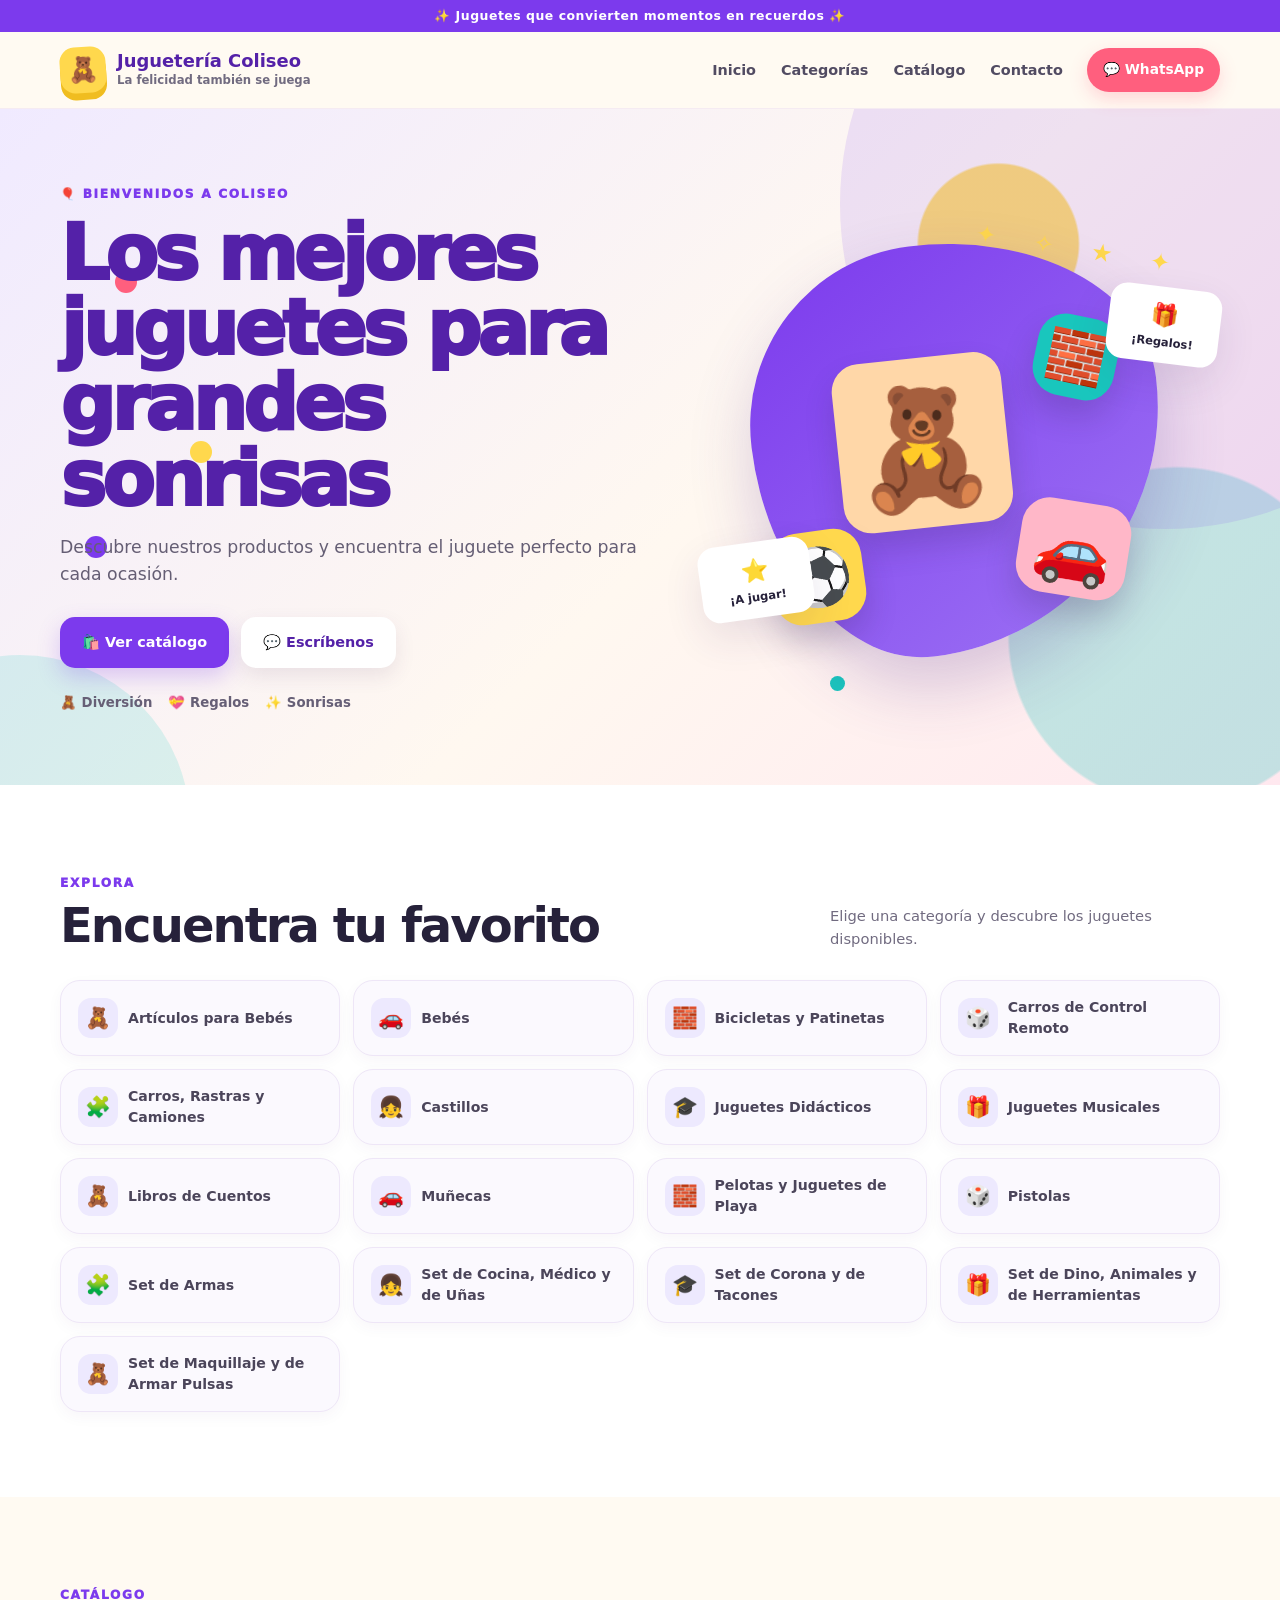
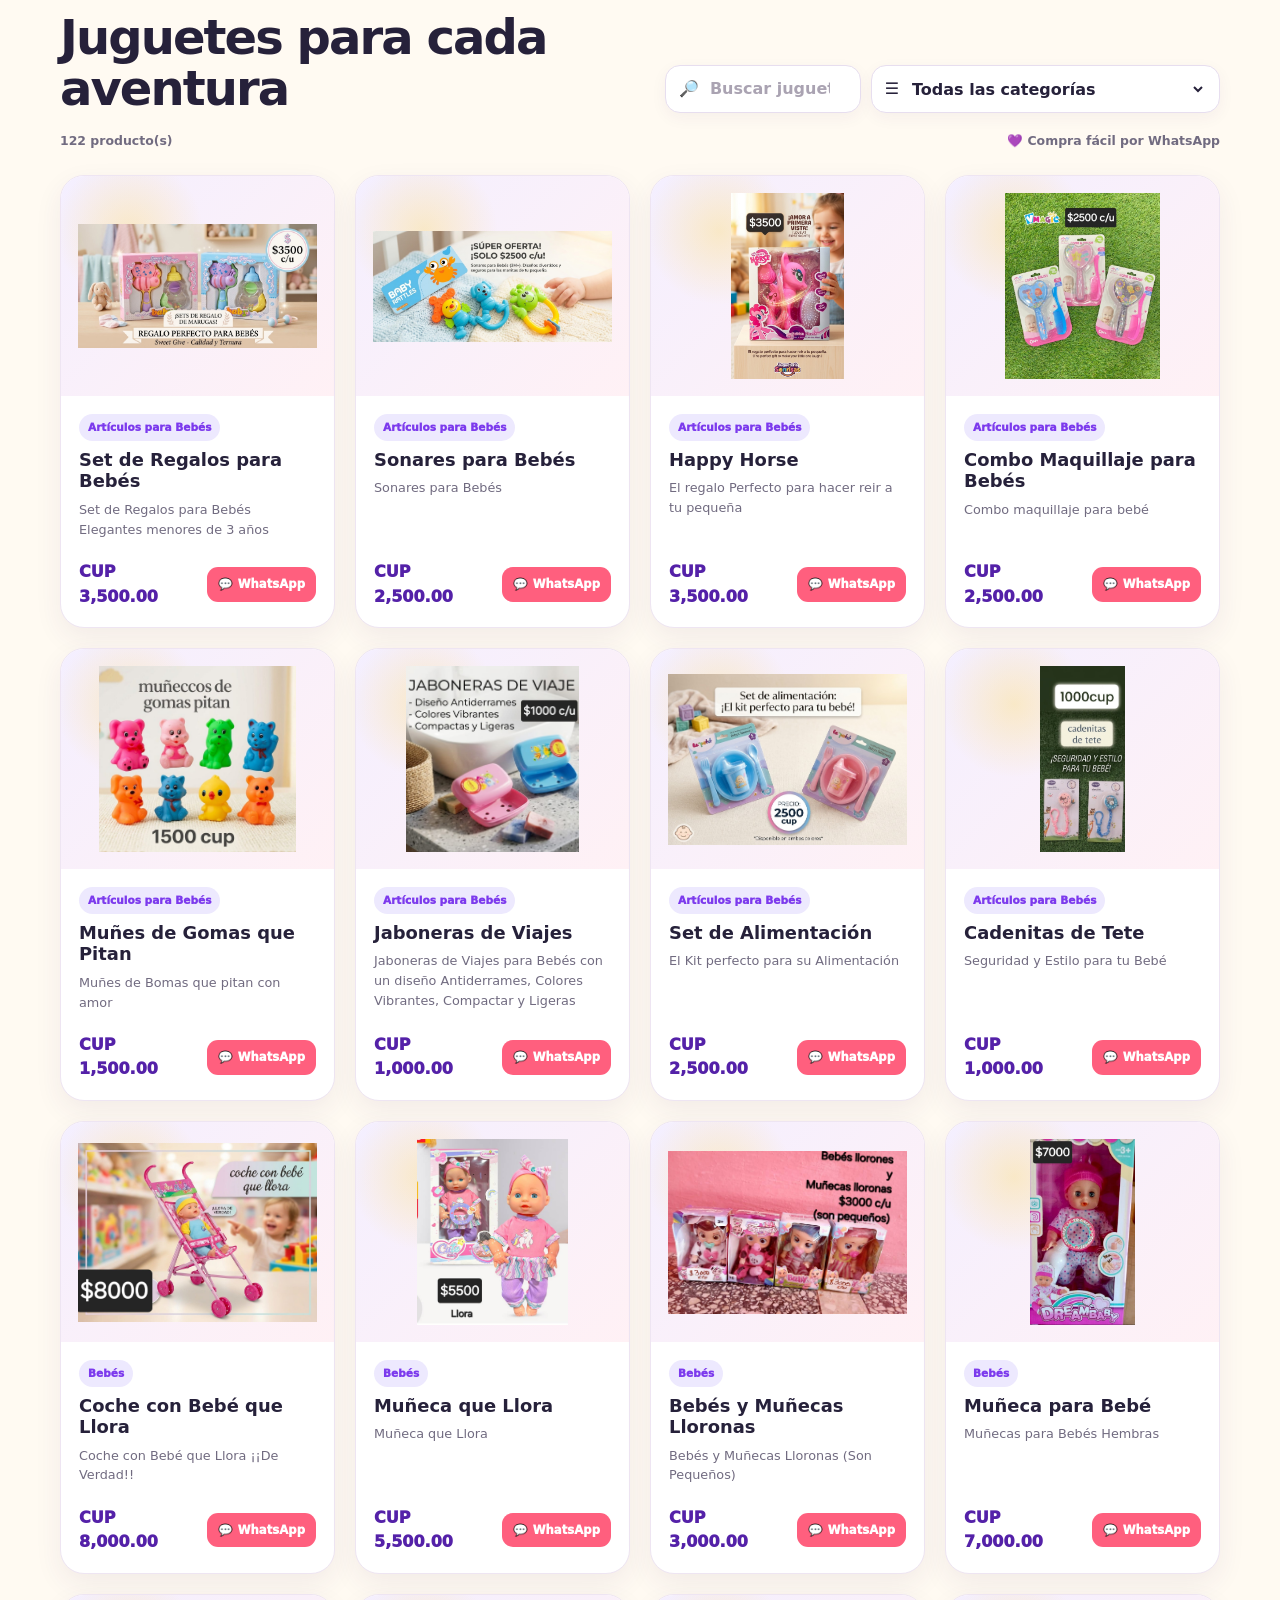
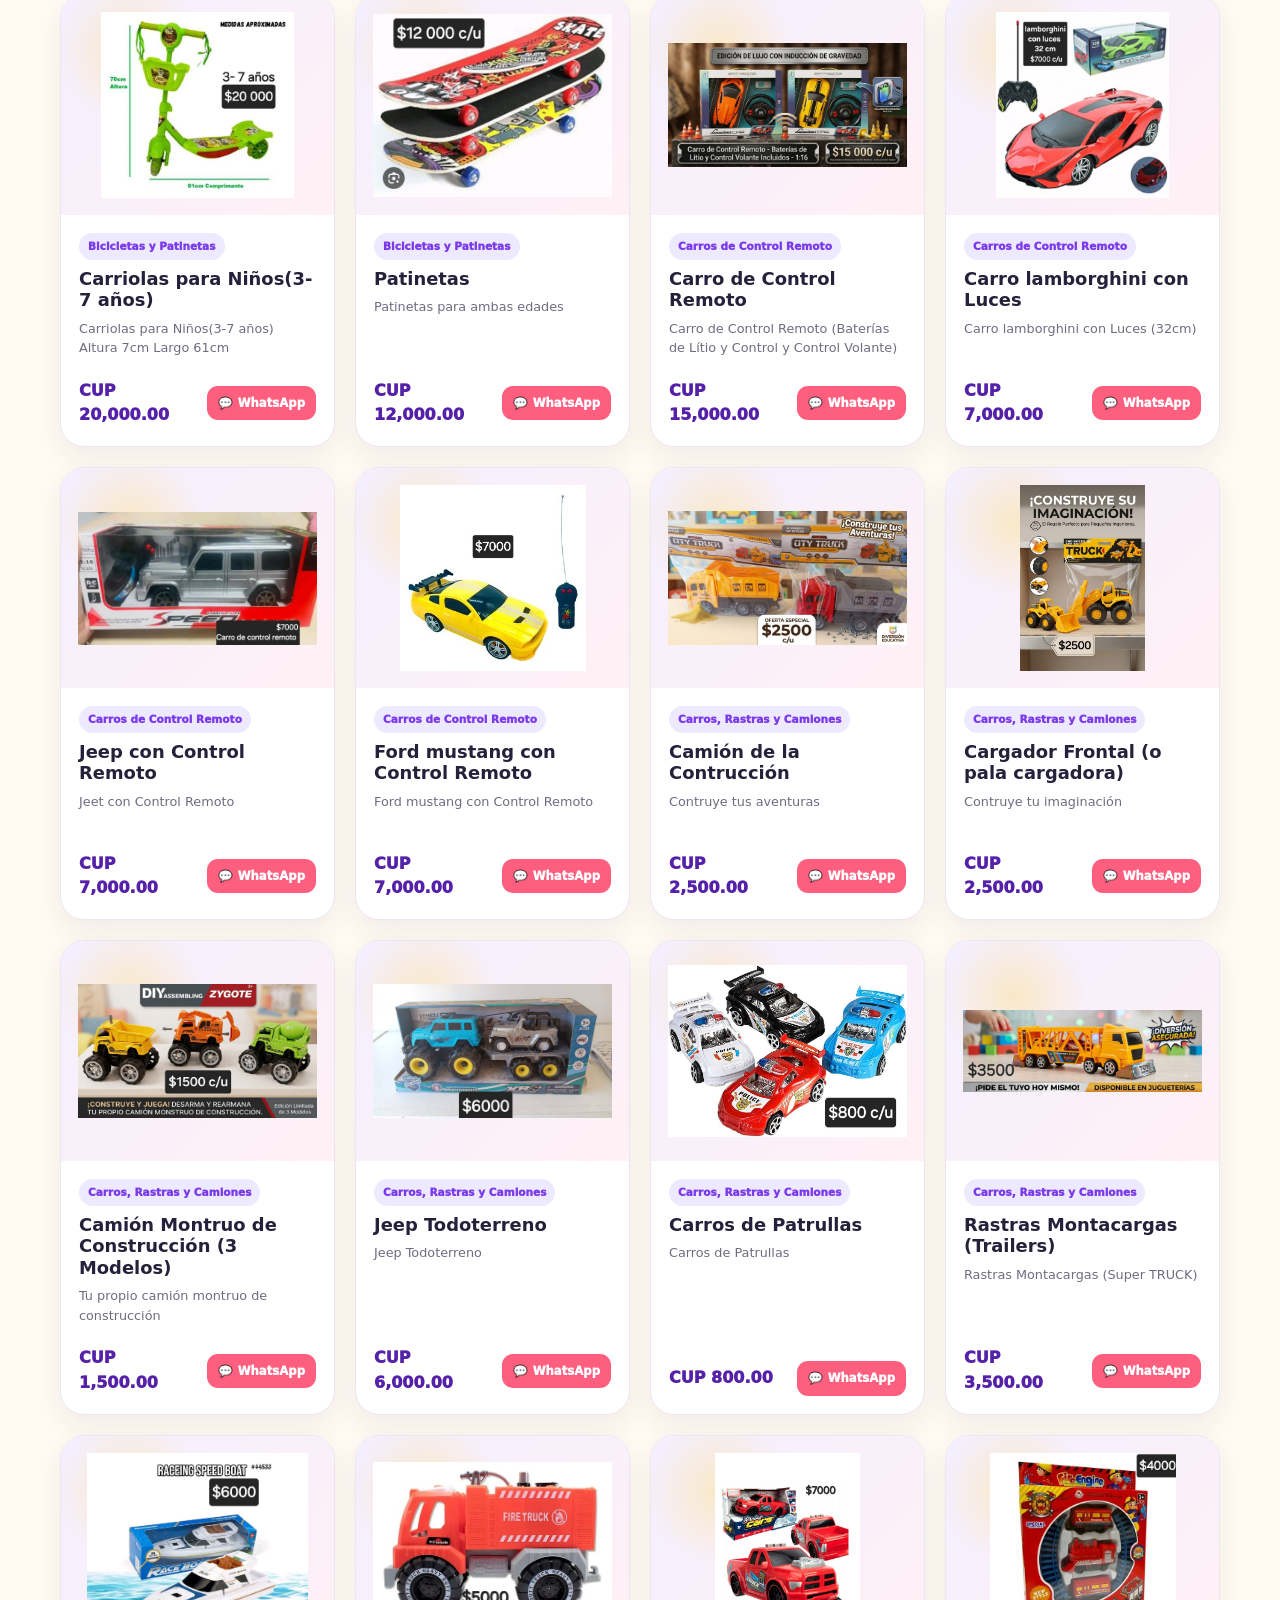
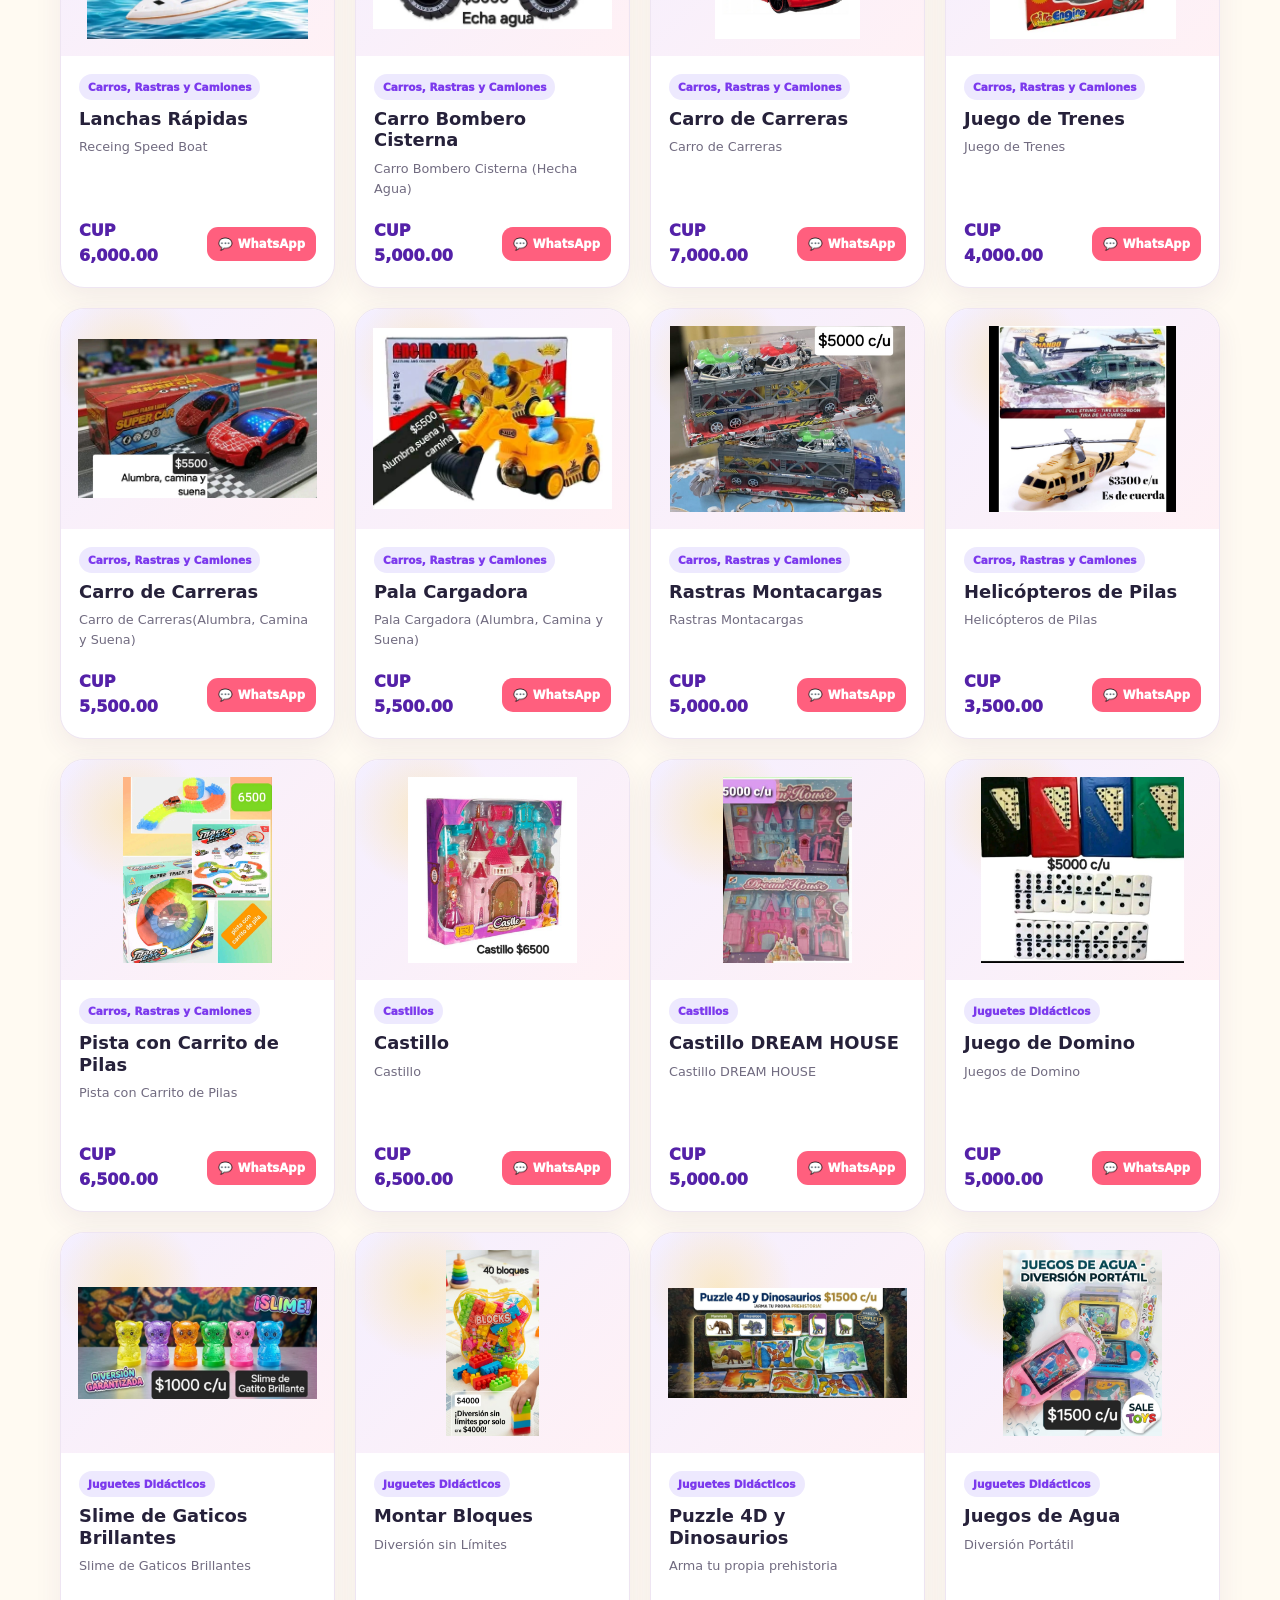
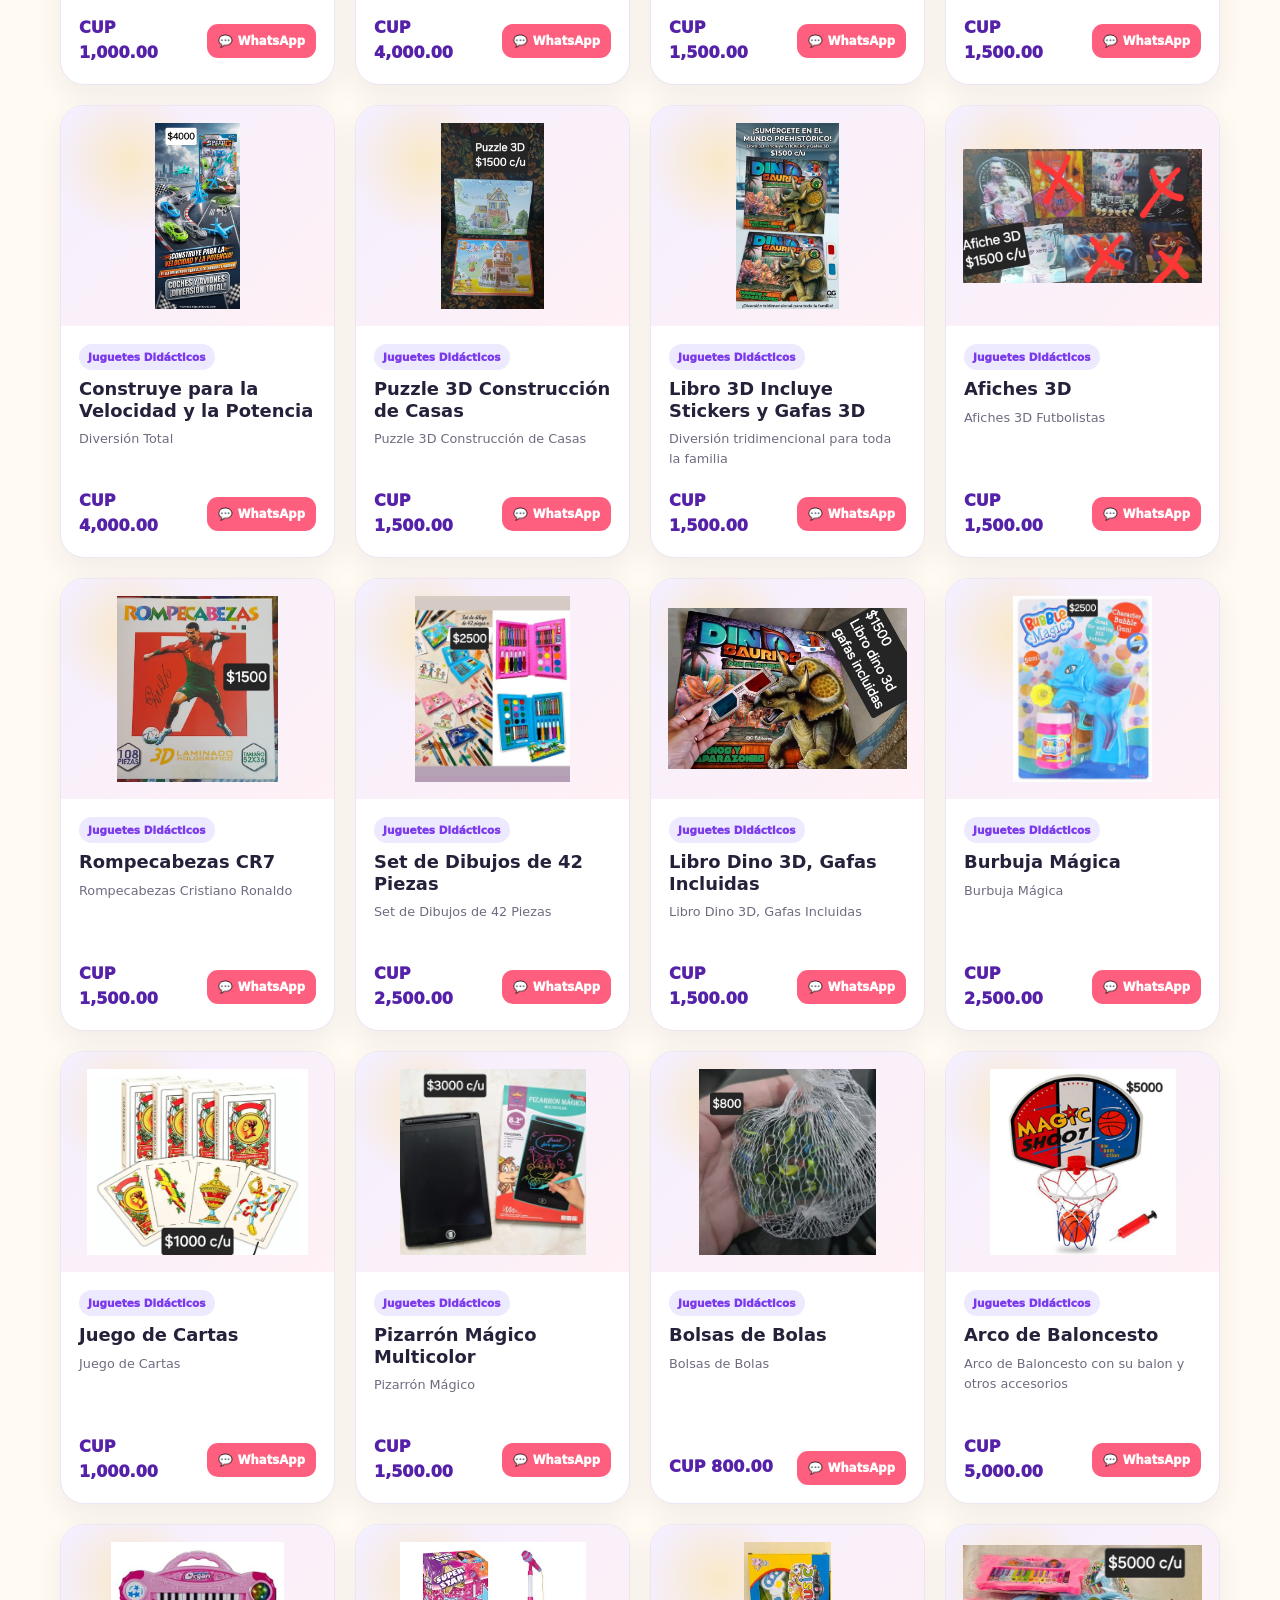
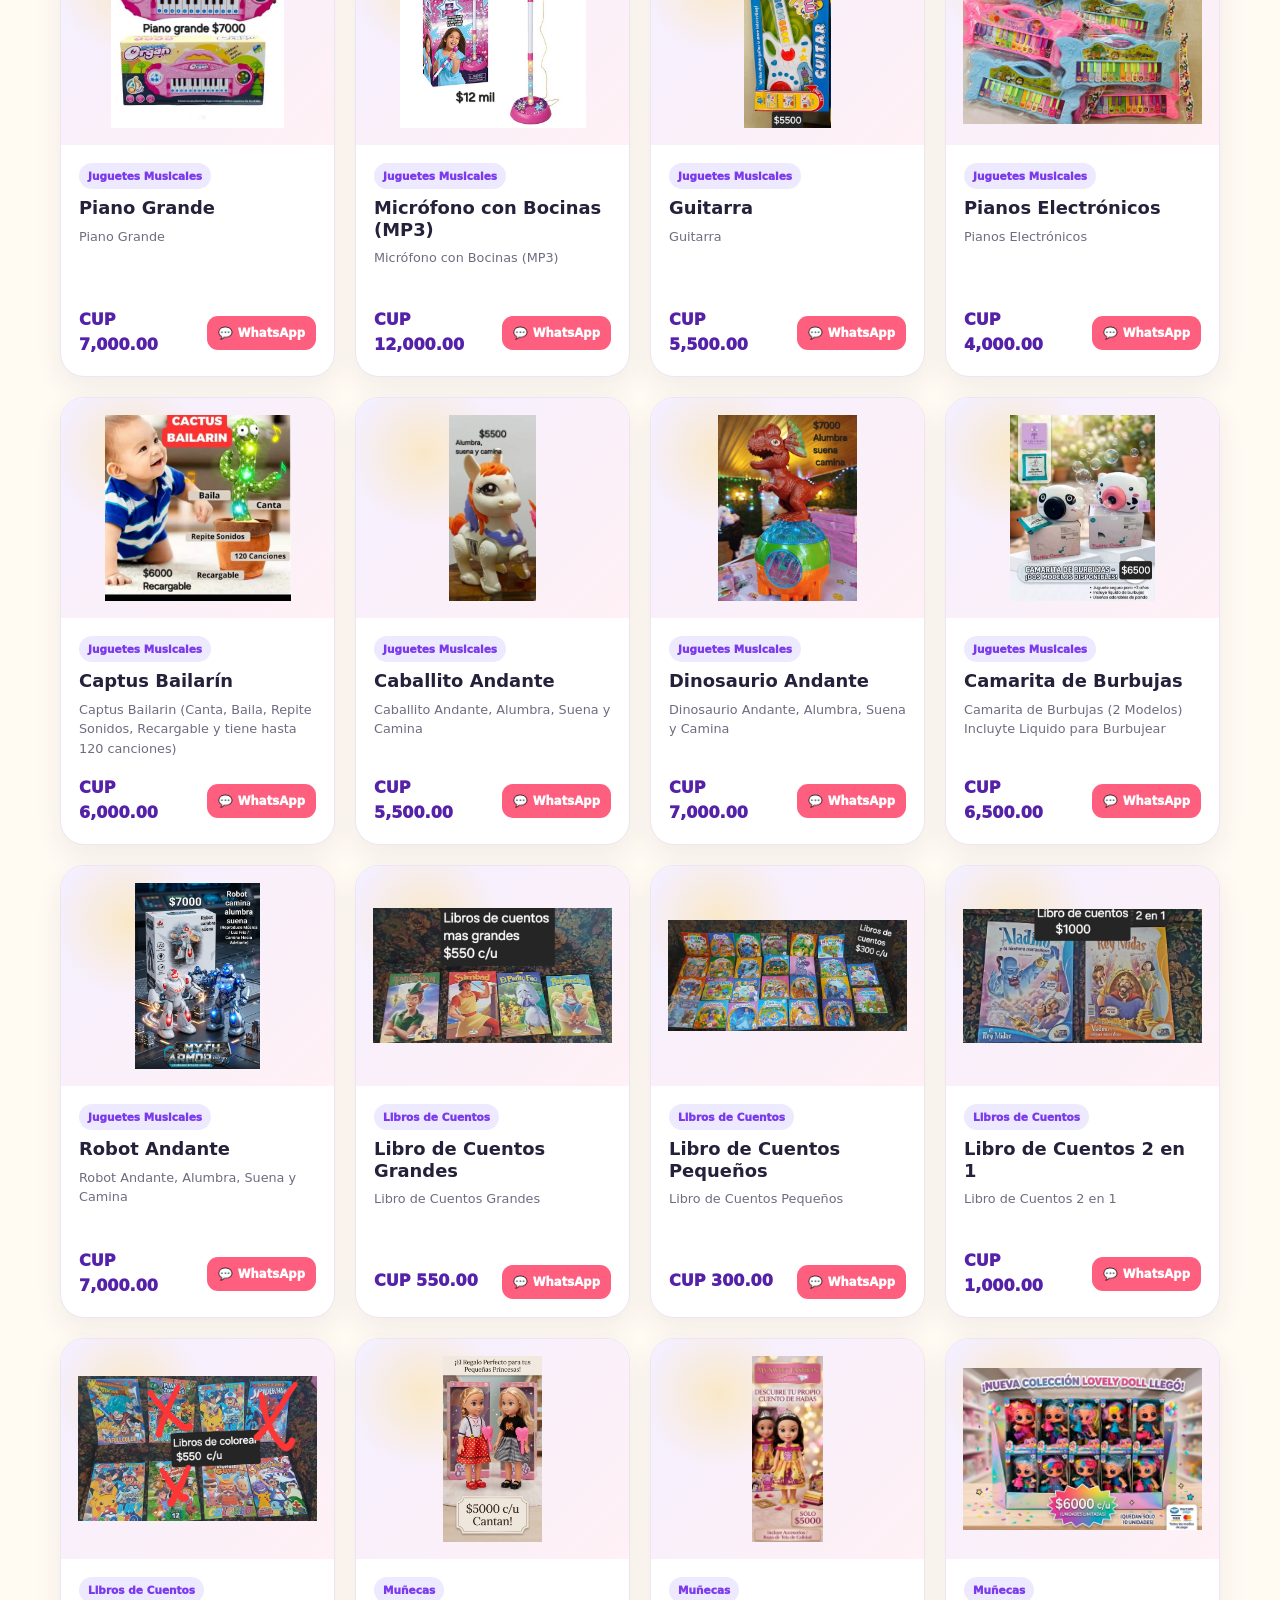
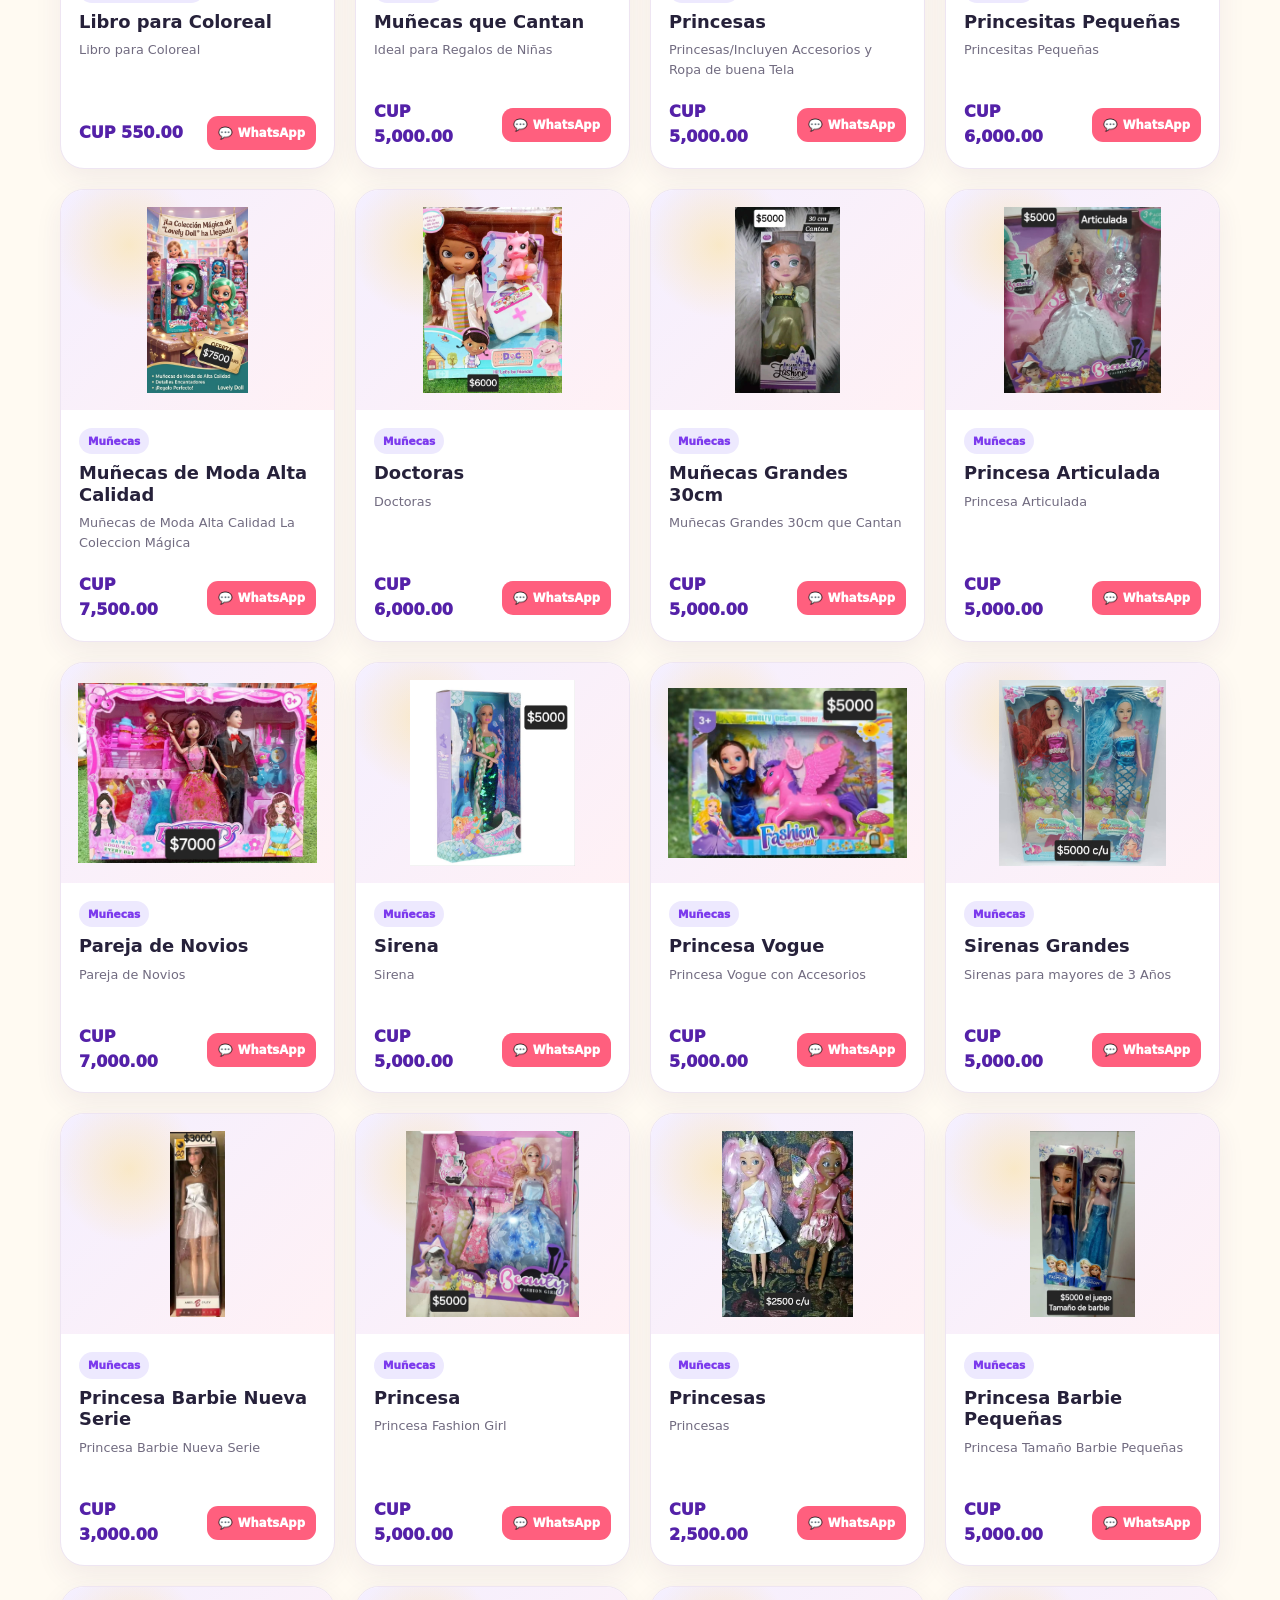
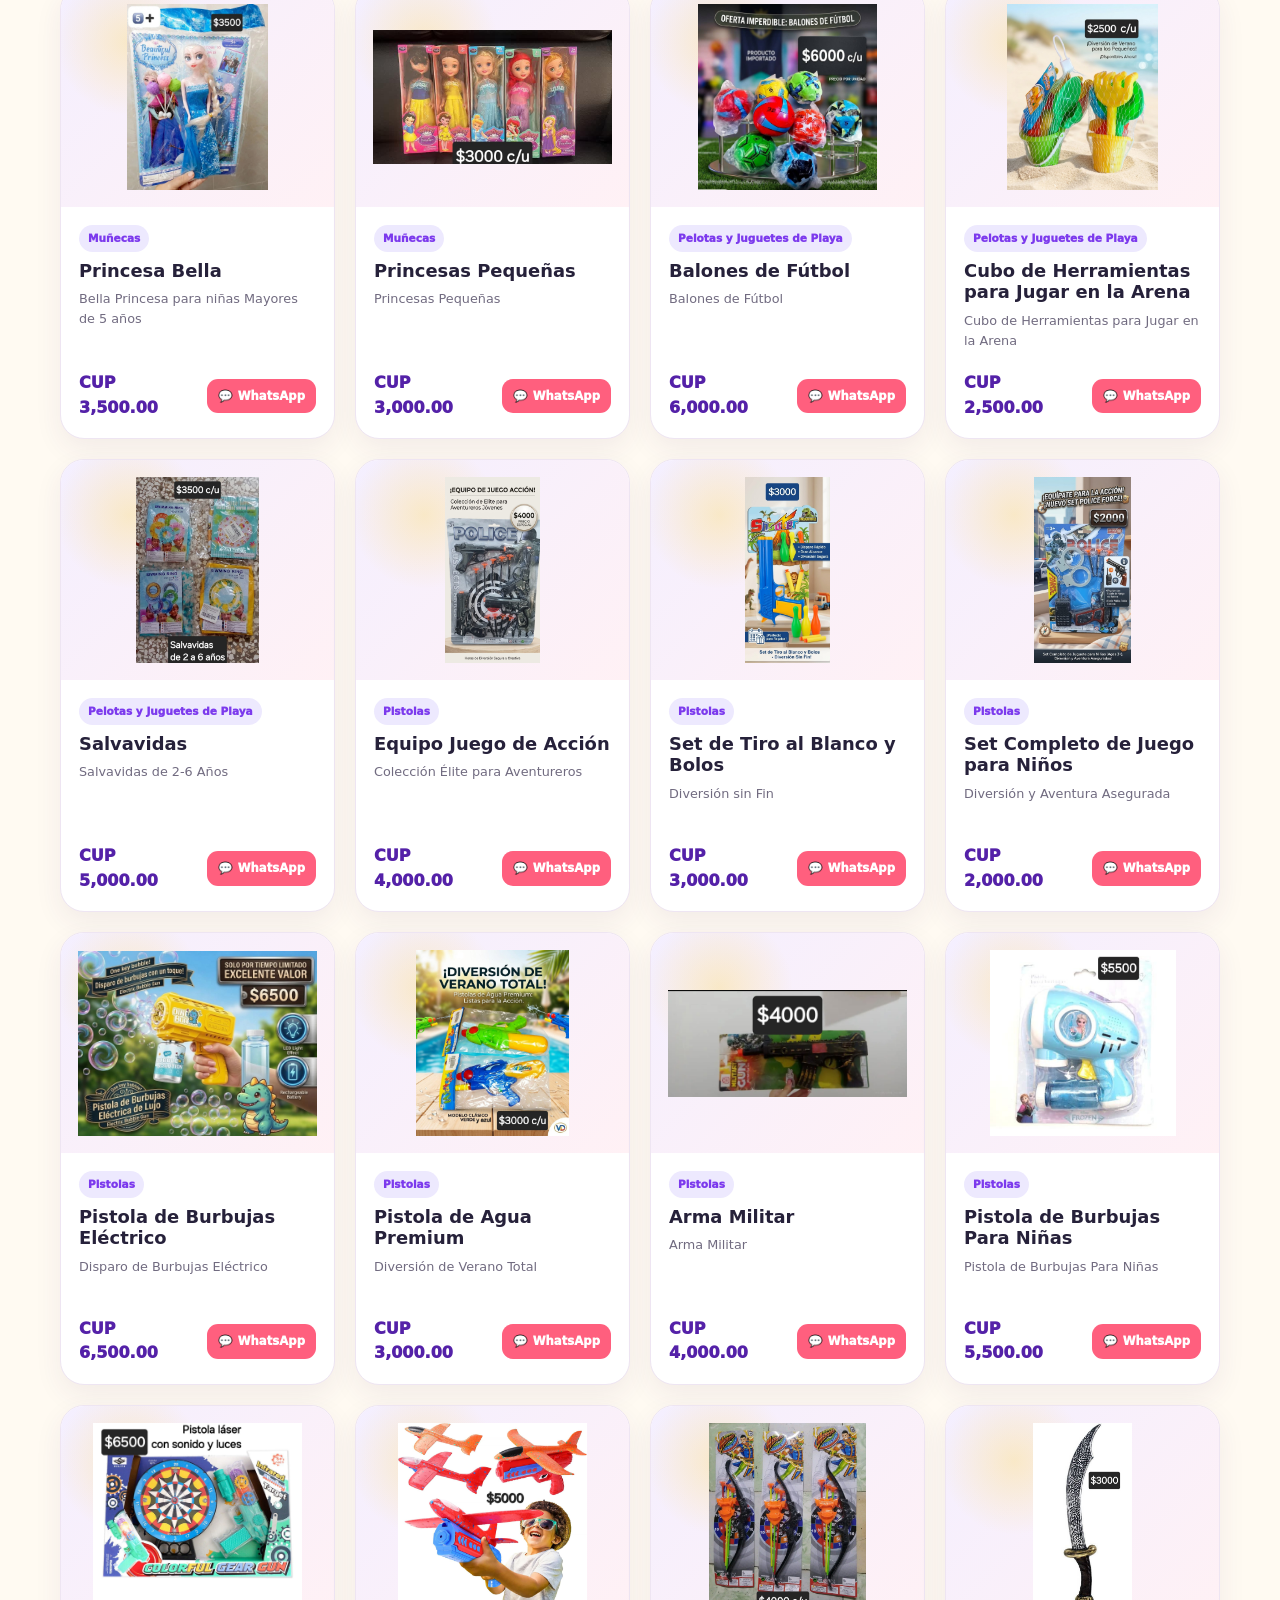
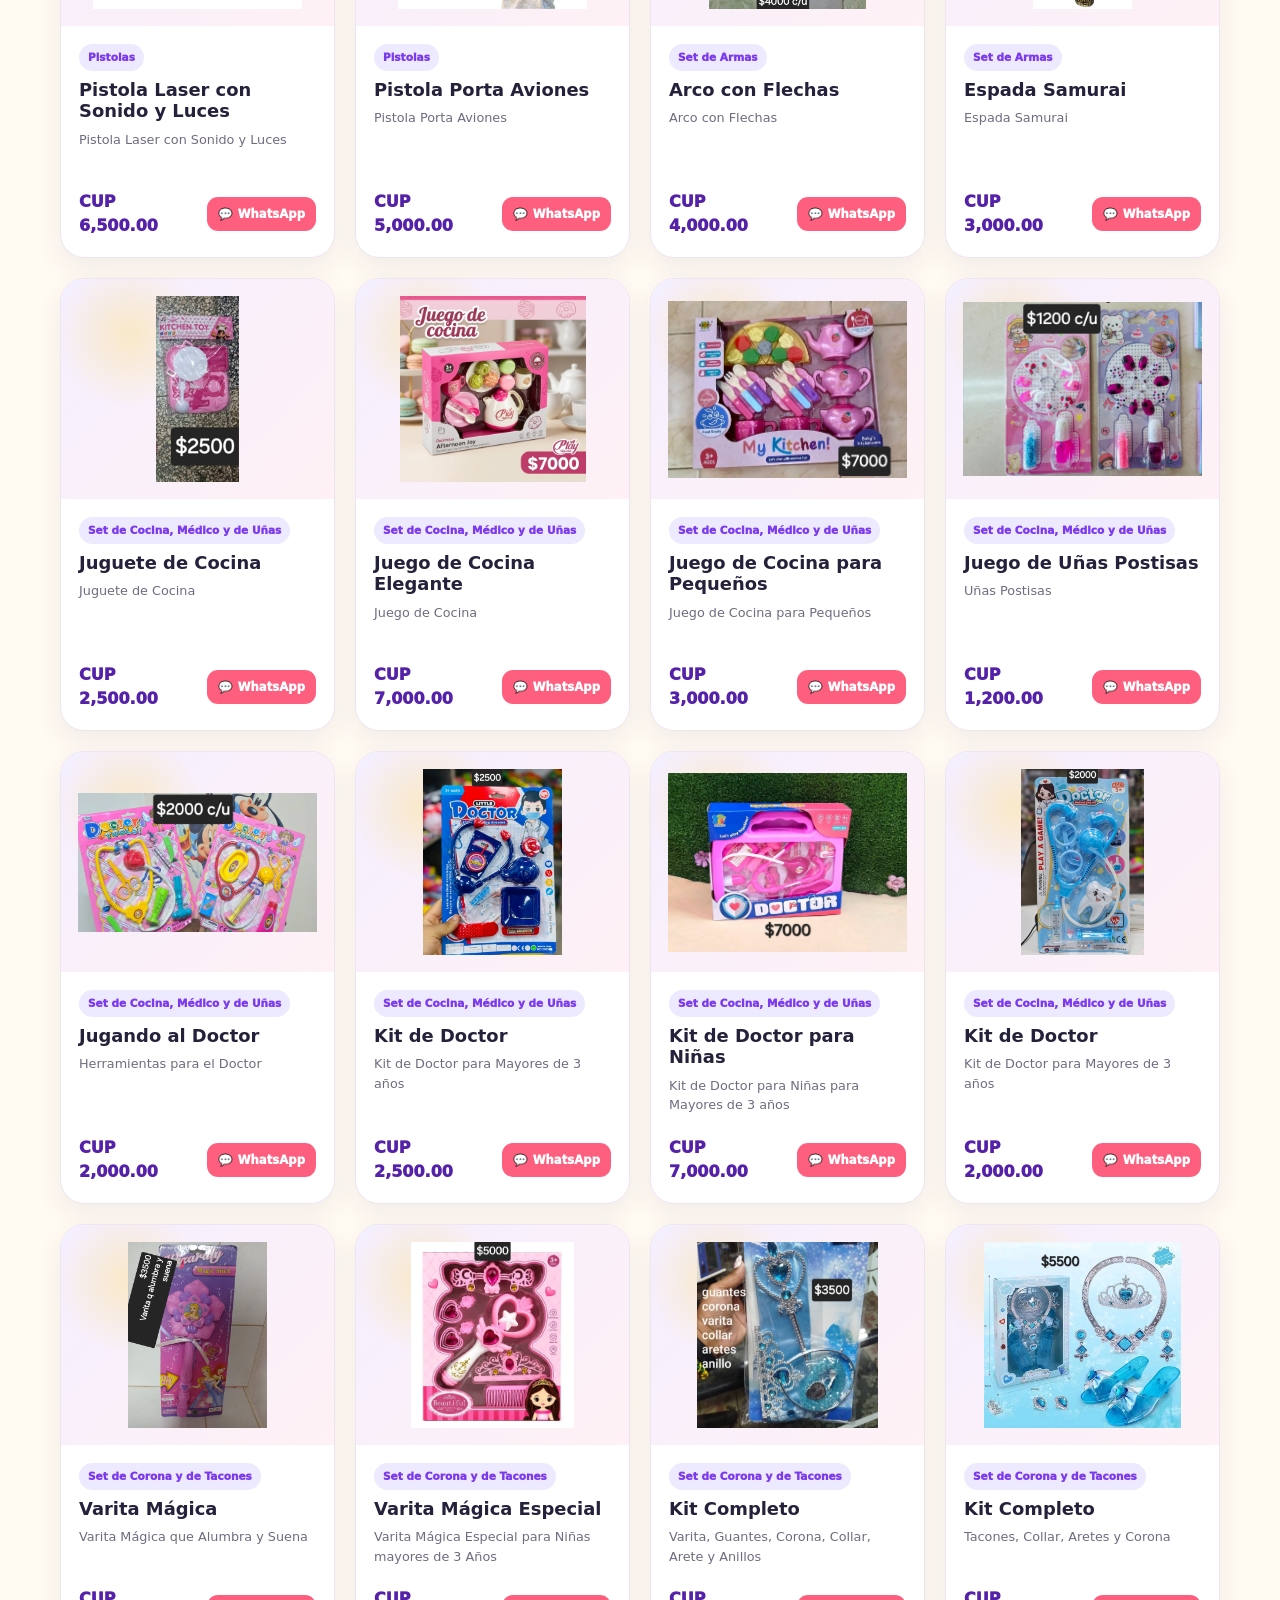
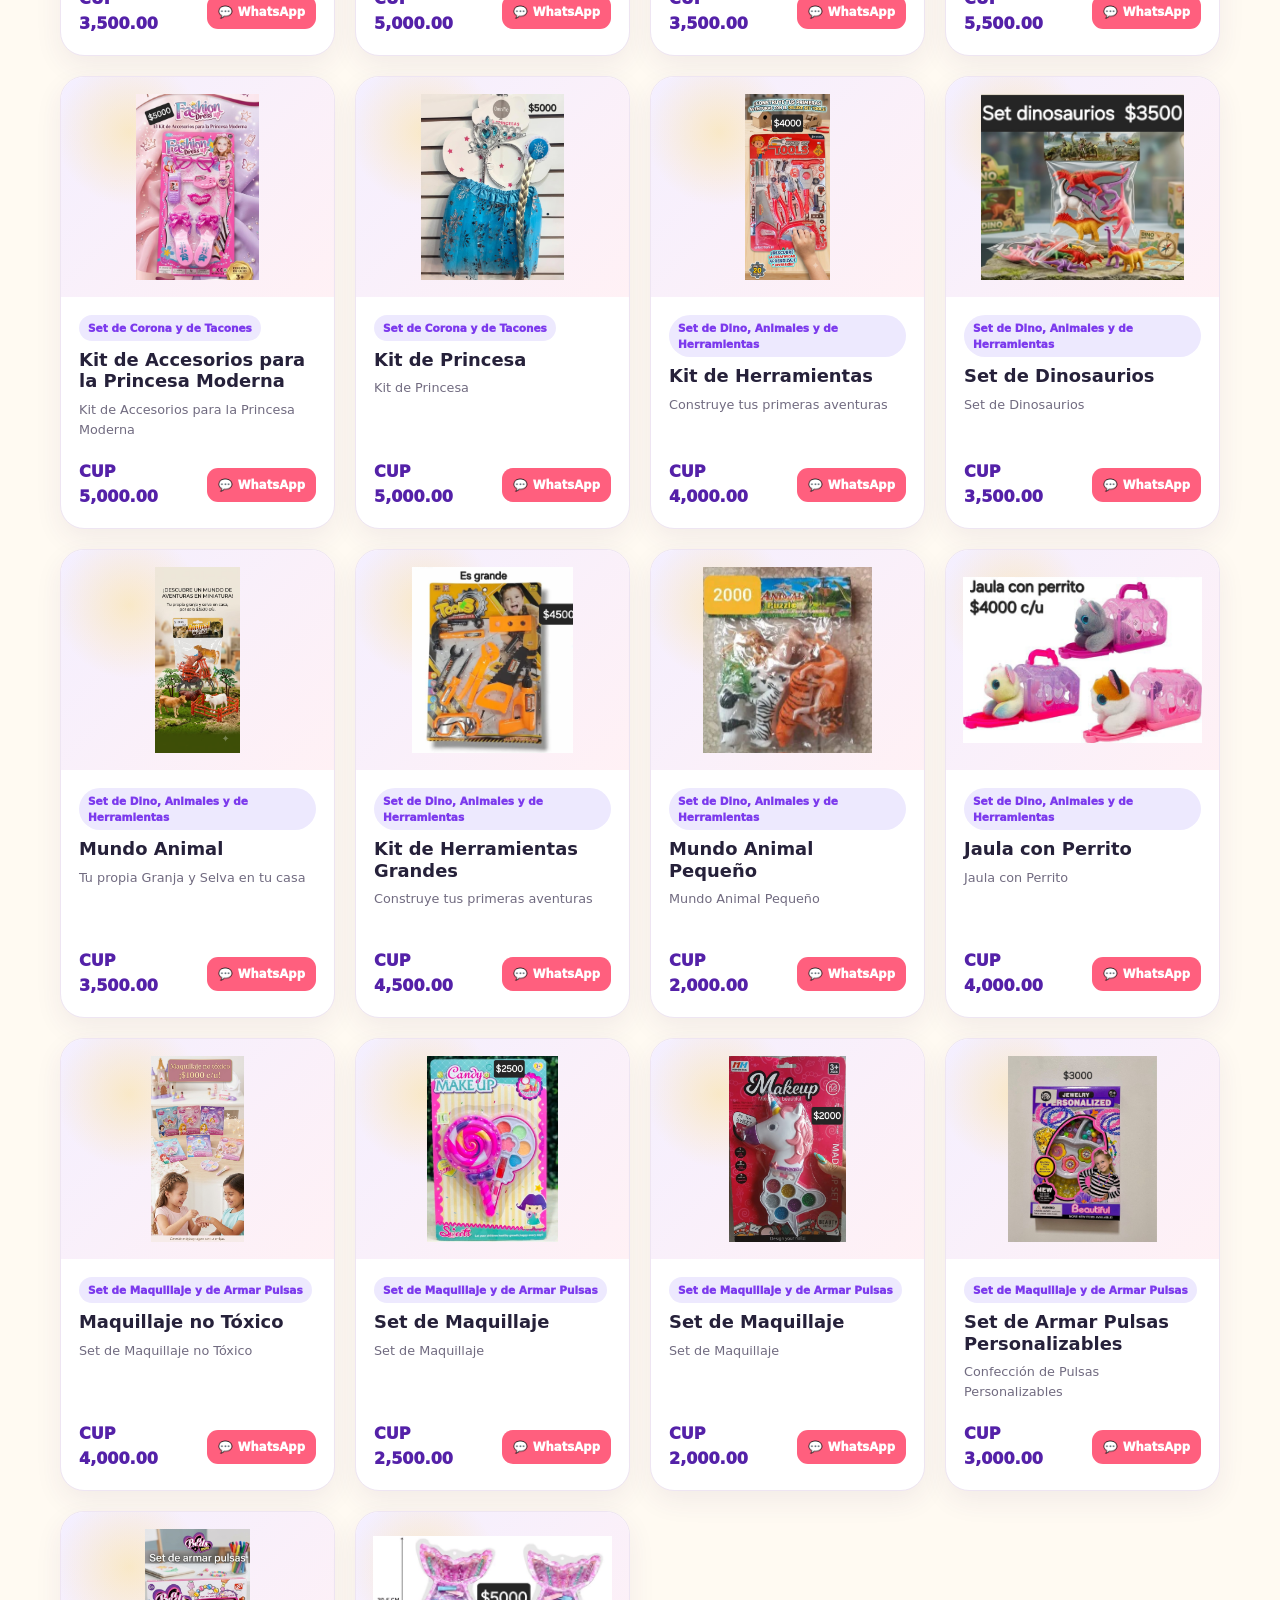
<file: index.html>
<!DOCTYPE html>
<html lang="es">
<head>
<meta charset="UTF-8"><meta name="viewport" content="width=device-width,initial-scale=1.0"><meta name="theme-color" content="#7c3aed"><meta name="description" content="Catálogo de juguetes de Juguetería Coliseo."><title>Juguetería Coliseo | Catálogo de juguetes</title><link rel="stylesheet" href="css/styles.css">
</head>
<body>
<header class="site-header"><div class="top-ribbon">✨ Juguetes que convierten momentos en recuerdos ✨</div><div class="nav-wrap container">
<a class="brand" href="#inicio"><span class="brand-mark">🧸</span><span class="brand-copy"><strong id="brandName">Juguetería Coliseo</strong><small id="brandTagline">La felicidad también se juega</small></span></a>
<nav class="main-nav"><a href="#inicio">Inicio</a><a href="#categorias">Categorías</a><a href="#catalogo">Catálogo</a><a href="#contacto">Contacto</a></nav><a id="whatsappMain" class="nav-whatsapp" href="#" target="_blank" rel="noopener">💬 WhatsApp</a>
</div></header>
<main>
<section id="inicio" class="hero"><div class="hero-shape hero-shape-one"></div><div class="hero-shape hero-shape-two"></div><div class="hero-stars">✦　✧　★　✦</div><div class="container hero-grid"><div class="hero-copy"><div class="eyebrow">🎈 BIENVENIDOS A COLISEO</div><h1 id="heroTitle">Los mejores juguetes para grandes sonrisas</h1><p id="heroText">Descubre nuestros productos y encuentra el juguete perfecto para cada ocasión.</p><div class="hero-actions"><a class="btn btn-primary" href="#catalogo">🛍️ Ver catálogo</a><a class="btn btn-light" id="heroWhatsApp" href="#" target="_blank" rel="noopener">💬 Escríbenos</a></div><div class="hero-trust"><span>🧸 Diversión</span><span>💝 Regalos</span><span>✨ Sonrisas</span></div></div>
<div class="hero-art"><div class="blob"></div><div class="toy toy-bear">🧸</div><div class="toy toy-car">🚗</div><div class="toy toy-ball">⚽</div><div class="toy toy-block">🧱</div><div class="floating-card card-a">🎁<span>¡Regalos!</span></div><div class="floating-card card-b">⭐<span>¡A jugar!</span></div></div></div></section>
<section id="categorias" class="section categories-section"><div class="container"><div class="section-heading"><div><span class="section-kicker">EXPLORA</span><h2>Encuentra tu favorito</h2></div><p>Elige una categoría y descubre los juguetes disponibles.</p></div><div id="categoryButtons" class="category-grid"></div></div></section>
<section id="catalogo" class="section catalog-section"><div class="container"><div class="catalog-top"><div class="section-heading compact"><div><span class="section-kicker">CATÁLOGO</span><h2>Juguetes para cada aventura</h2></div></div><div class="catalog-tools"><label class="search-box"><span>🔎</span><input id="search" type="search" placeholder="Buscar juguete..." autocomplete="off"></label><label class="select-box"><span>☰</span><select id="categorySelect" aria-label="Filtrar por categoría"><option value="Todos">Todas las categorías</option></select></label></div></div><div class="catalog-meta"><span id="productCount">0 producto(s)</span><span>💜 Compra fácil por WhatsApp</span></div><div id="products" class="products-grid"></div><div class="catalog-note"><div class="note-icon">💬</div><div><strong>¿Te interesa algún juguete?</strong><p>Escríbenos por WhatsApp y consulta disponibilidad, precios y detalles.</p></div><a id="catalogWhatsApp" class="btn btn-primary small" href="#" target="_blank" rel="noopener">Consultar</a></div></div></section>
<section class="about-strip"><div class="container about-grid"><div class="about-item"><span>🎁</span><div><strong>Para regalar</strong><small>Detalles para momentos especiales</small></div></div><div class="about-item"><span>🌈</span><div><strong>Para imaginar</strong><small>Juegos llenos de creatividad</small></div></div><div class="about-item"><span>💜</span><div><strong>Para disfrutar</strong><small>Diversión para toda la familia</small></div></div></div></section>
<section id="contacto" class="section contact-section"><div class="container contact-grid"><div class="contact-card contact-main"><span class="section-kicker">VISÍTANOS</span><h2>Estamos aquí para ayudarte</h2><p>Encuentra Juguetería Coliseo y ven a descubrir un mundo lleno de juegos, regalos y sonrisas.</p><div class="contact-list"><div class="contact-row"><span class="contact-icon">📍</span><div><small>Dirección</small><strong id="direccion">—</strong></div></div><div class="contact-row"><span class="contact-icon">📞</span><div><small>Teléfonos</small><strong><span id="telefono1">—</span><br><span id="telefono2">—</span></strong></div></div><div class="contact-row"><span class="contact-icon">⏰</span><div><small>Horario</small><strong id="horario">—</strong></div></div></div><div class="contact-actions"><a id="contactWhatsApp" class="btn btn-primary" href="#" target="_blank" rel="noopener">💬 WhatsApp</a><a id="mapa" class="btn btn-outline" href="#" target="_blank" rel="noopener">📍 Cómo llegar</a></div></div><div class="social-card"><div class="social-decoration">✦</div><div class="social-icon">📱</div><span class="section-kicker">SÍGUENOS</span><h3>Conoce nuestras novedades</h3><p>Visita nuestras redes sociales y mantente al día con nuevos juguetes y promociones.</p><div class="social-links"><a id="facebook" href="#" target="_blank" rel="noopener"><span>f</span> Facebook</a><a id="instagram" href="#" target="_blank" rel="noopener"><span>◎</span> Instagram</a></div></div></div></section>
</main>
<footer class="site-footer"><div class="container footer-grid"><div class="footer-brand"><span class="brand-mark">🧸</span><div><strong id="footerName">Juguetería Coliseo</strong><small>La felicidad también se juega</small></div></div><p>© <span id="footerYear"></span> <span id="footerNameText">Juguetería Coliseo</span>. Todos los derechos reservados.</p><a href="#inicio" class="back-top">↑</a></div></footer>
<script src="js/data.js"></script><script src="js/app.js"></script><script>document.addEventListener("DOMContentLoaded",function(){var d=window.SITE_DATA;if(!d||!d.negocio)return;var wa="https://wa.me/"+String(d.negocio.whatsapp||"").replace(/\D/g,"");var msg=encodeURIComponent("Hola, quisiera información sobre los juguetes de Juguetería Coliseo.");["heroWhatsApp","catalogWhatsApp","contactWhatsApp"].forEach(function(id){var e=document.getElementById(id);if(e)e.href=wa+"?text="+msg});var y=document.getElementById("footerYear");if(y)y.textContent=new Date().getFullYear();var f=document.getElementById("footerNameText");if(f)f.textContent=d.negocio.nombre||"Juguetería Coliseo"});</script>
</body></html>
</file>
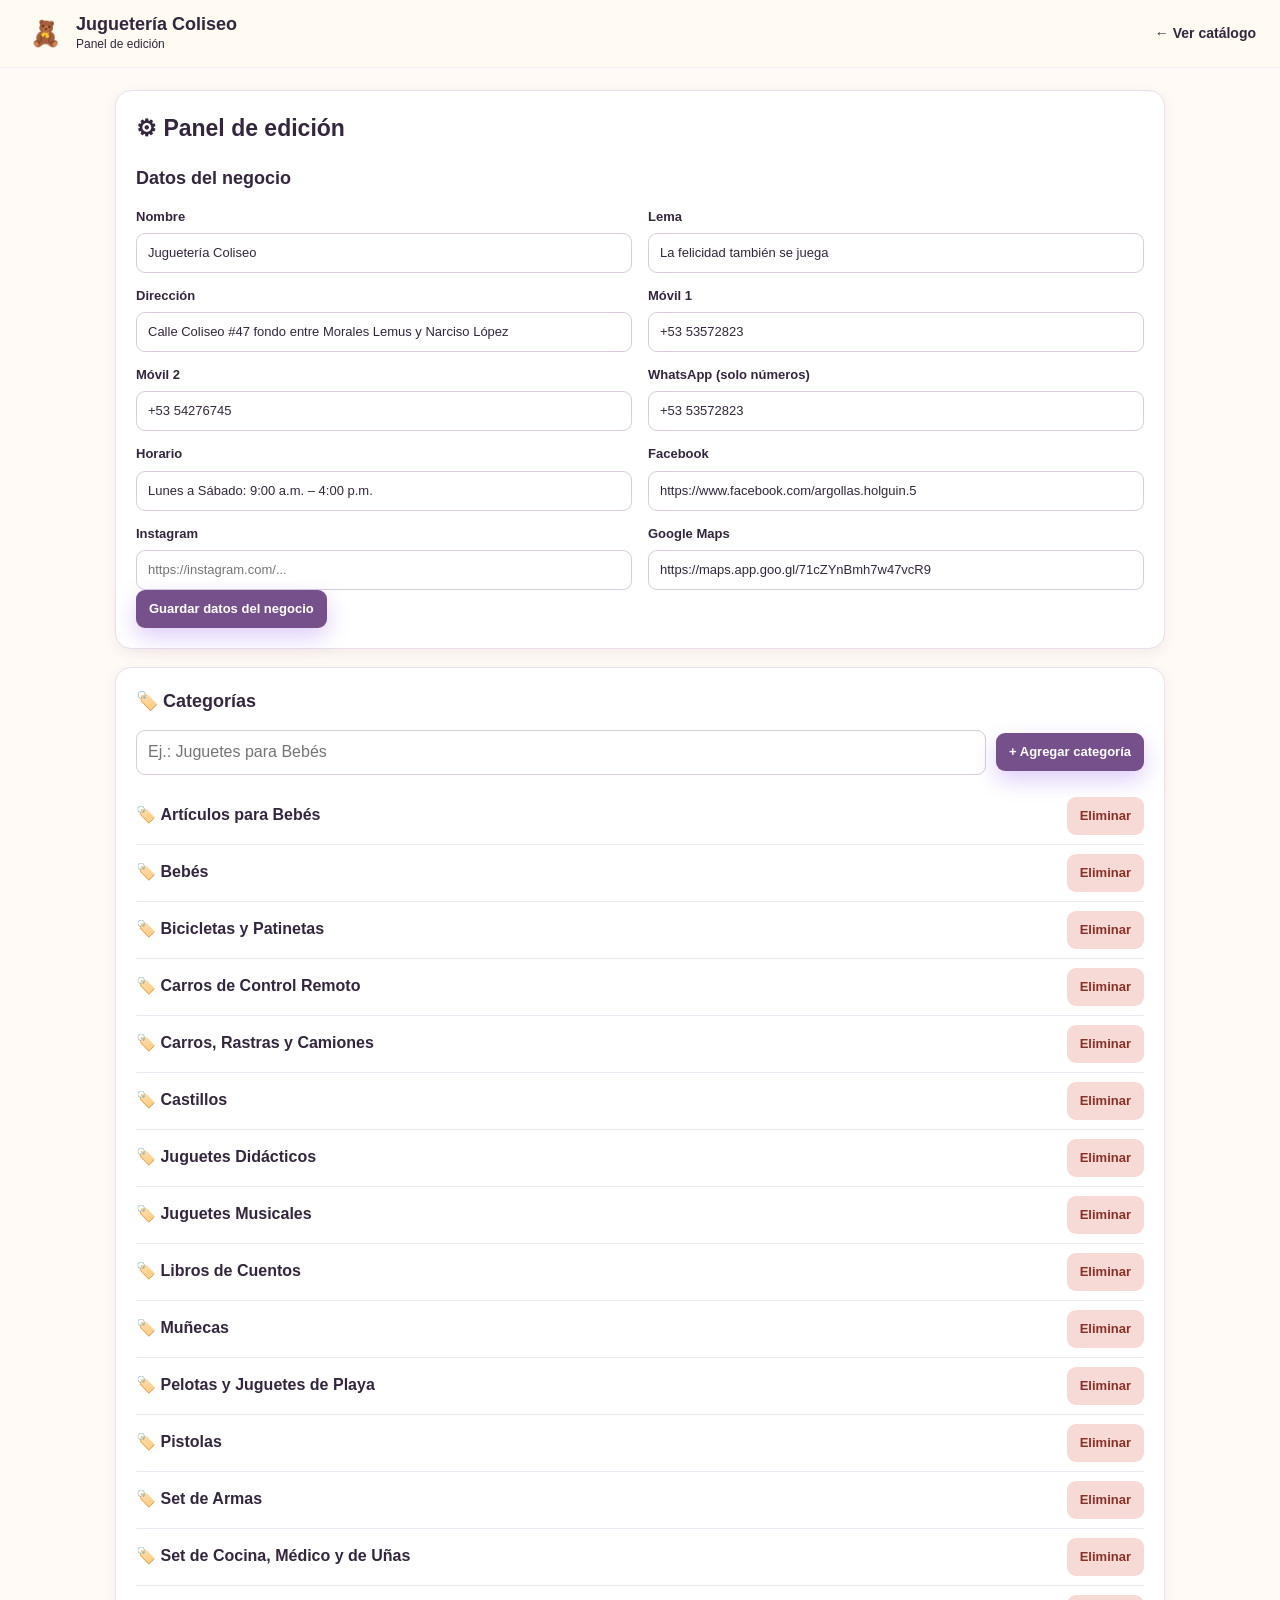
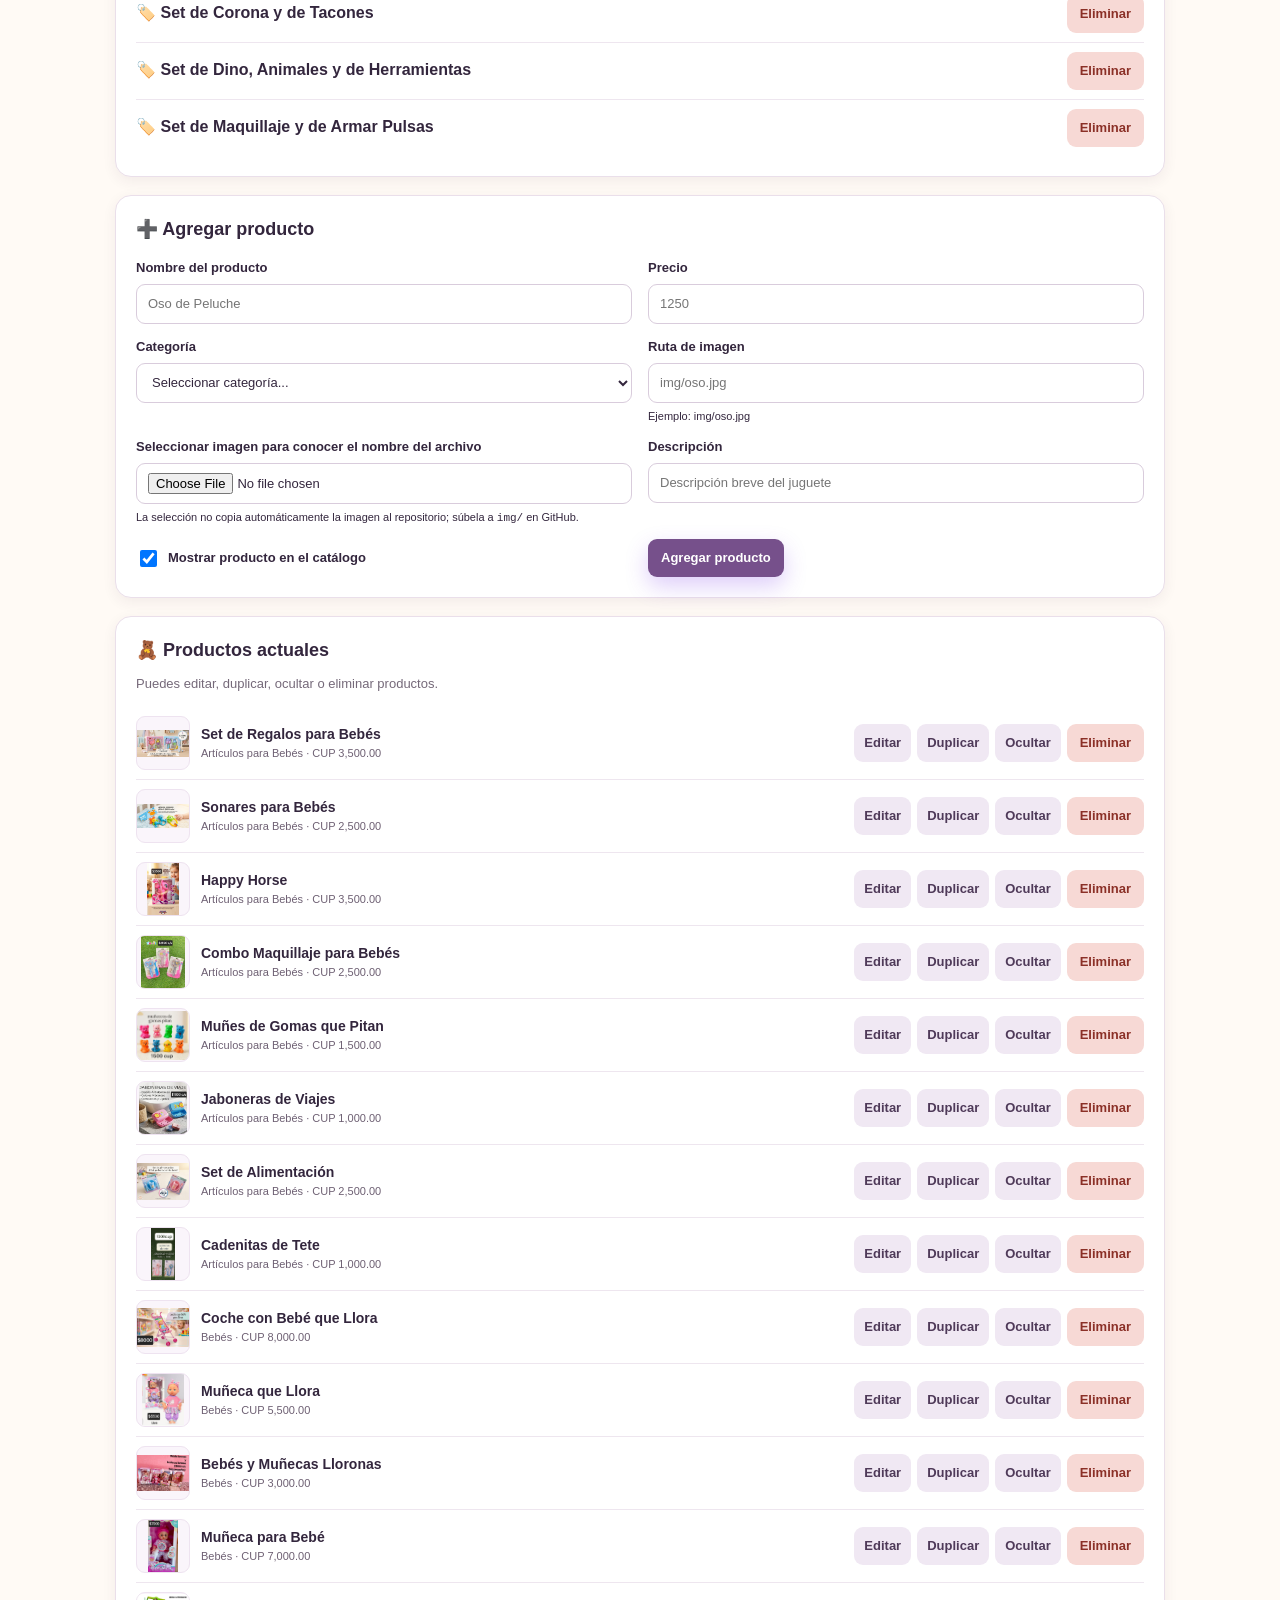
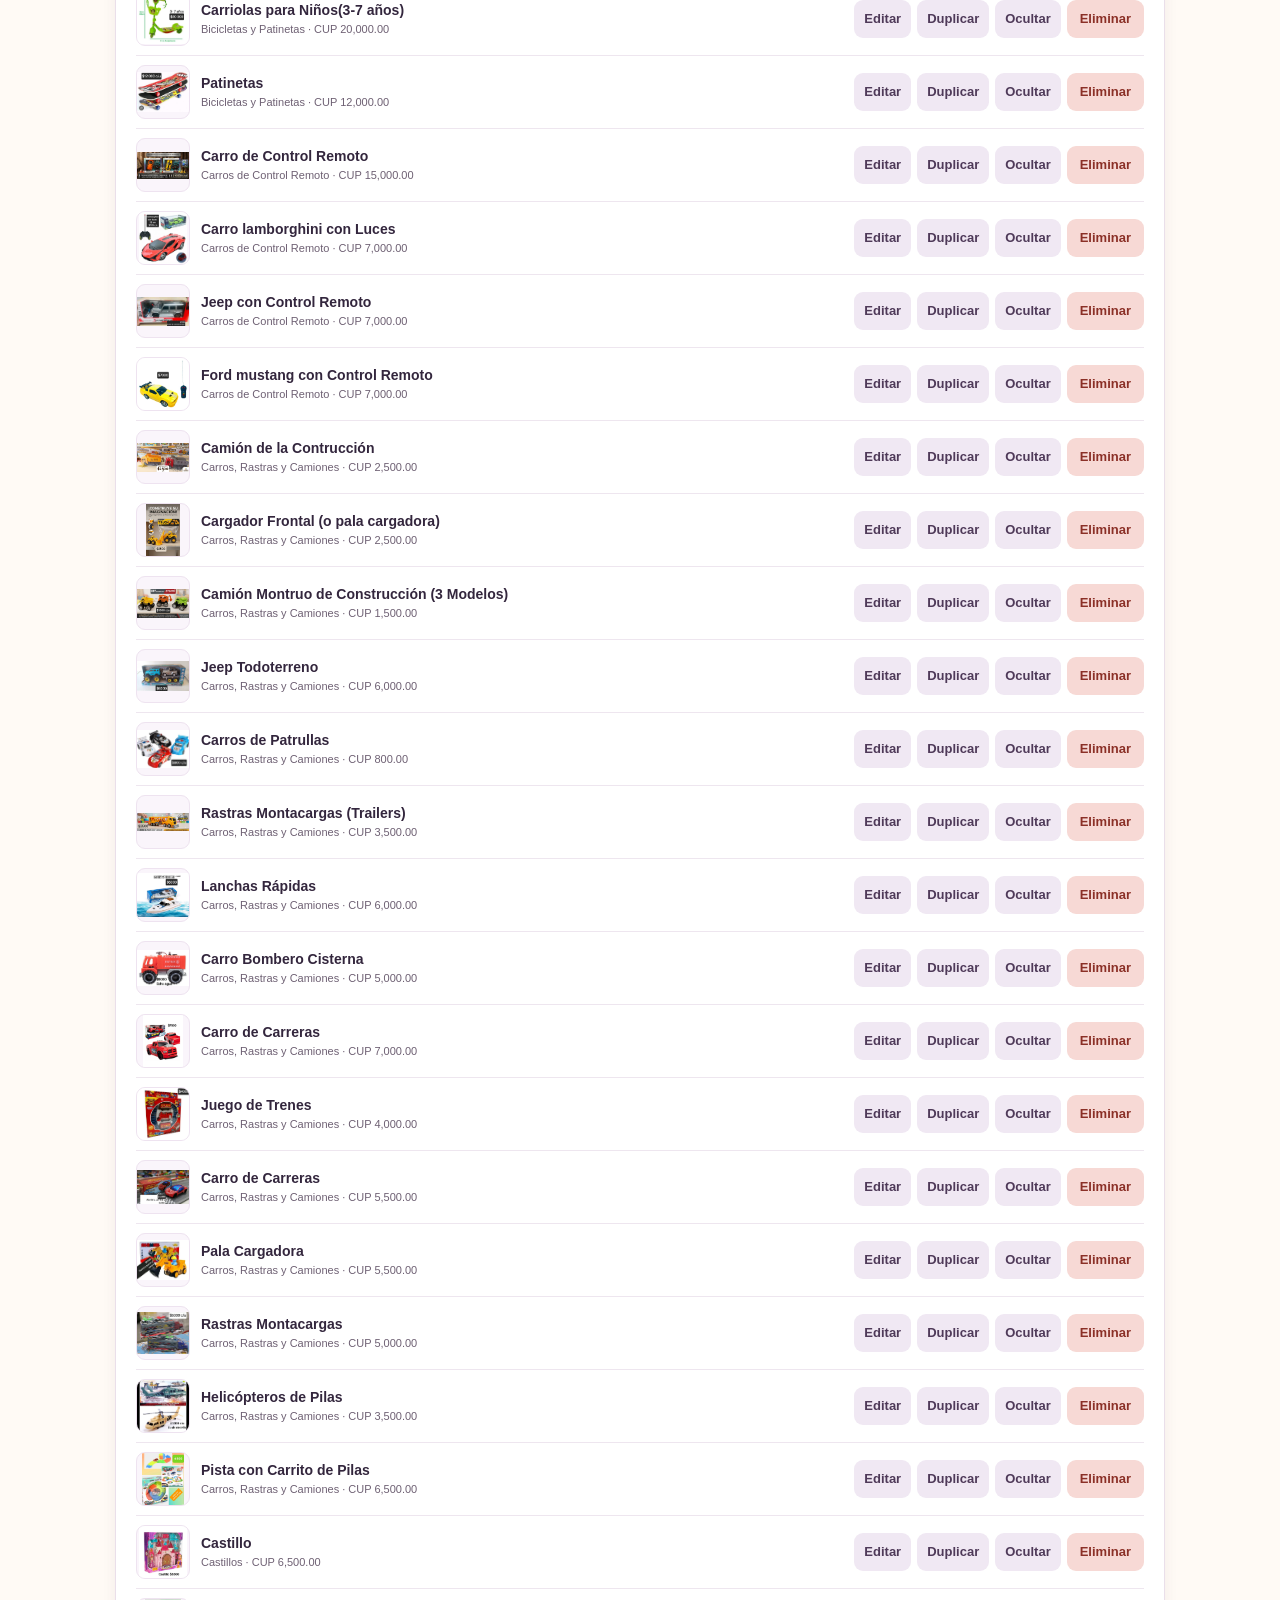
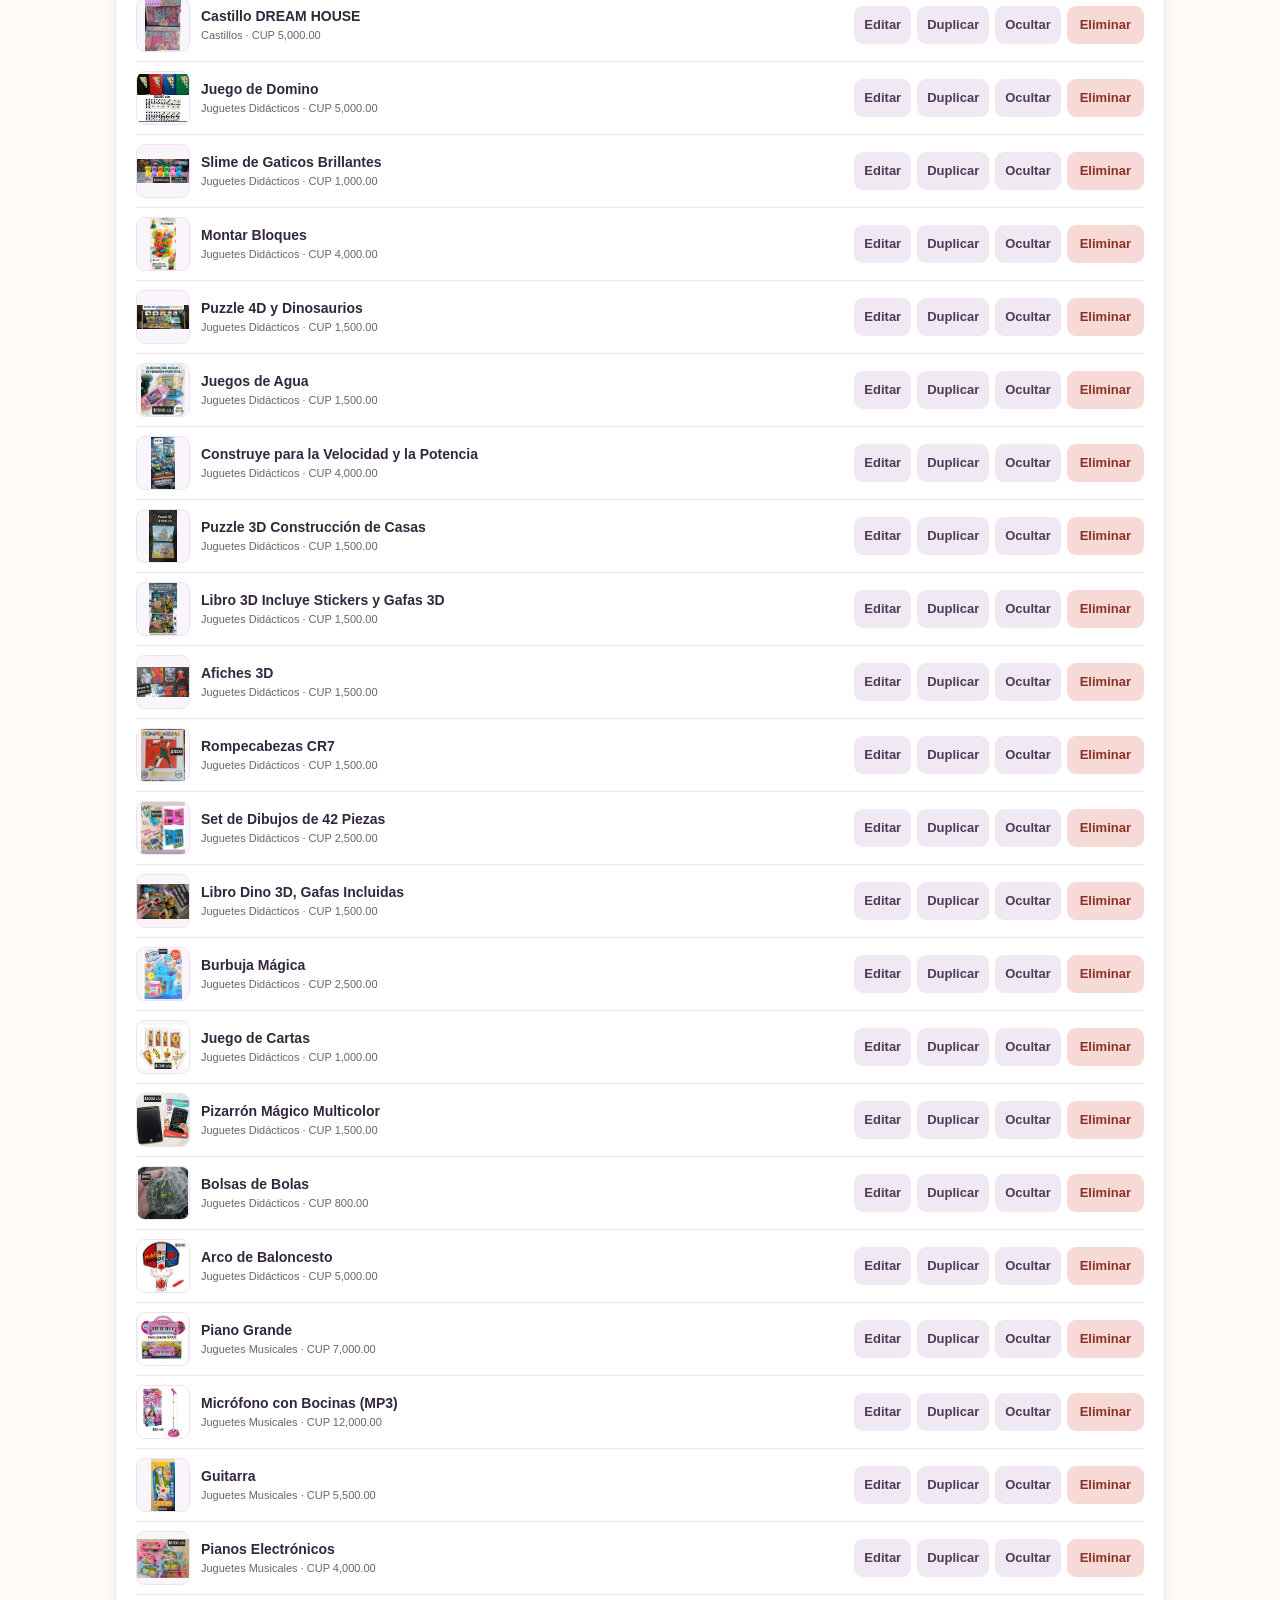
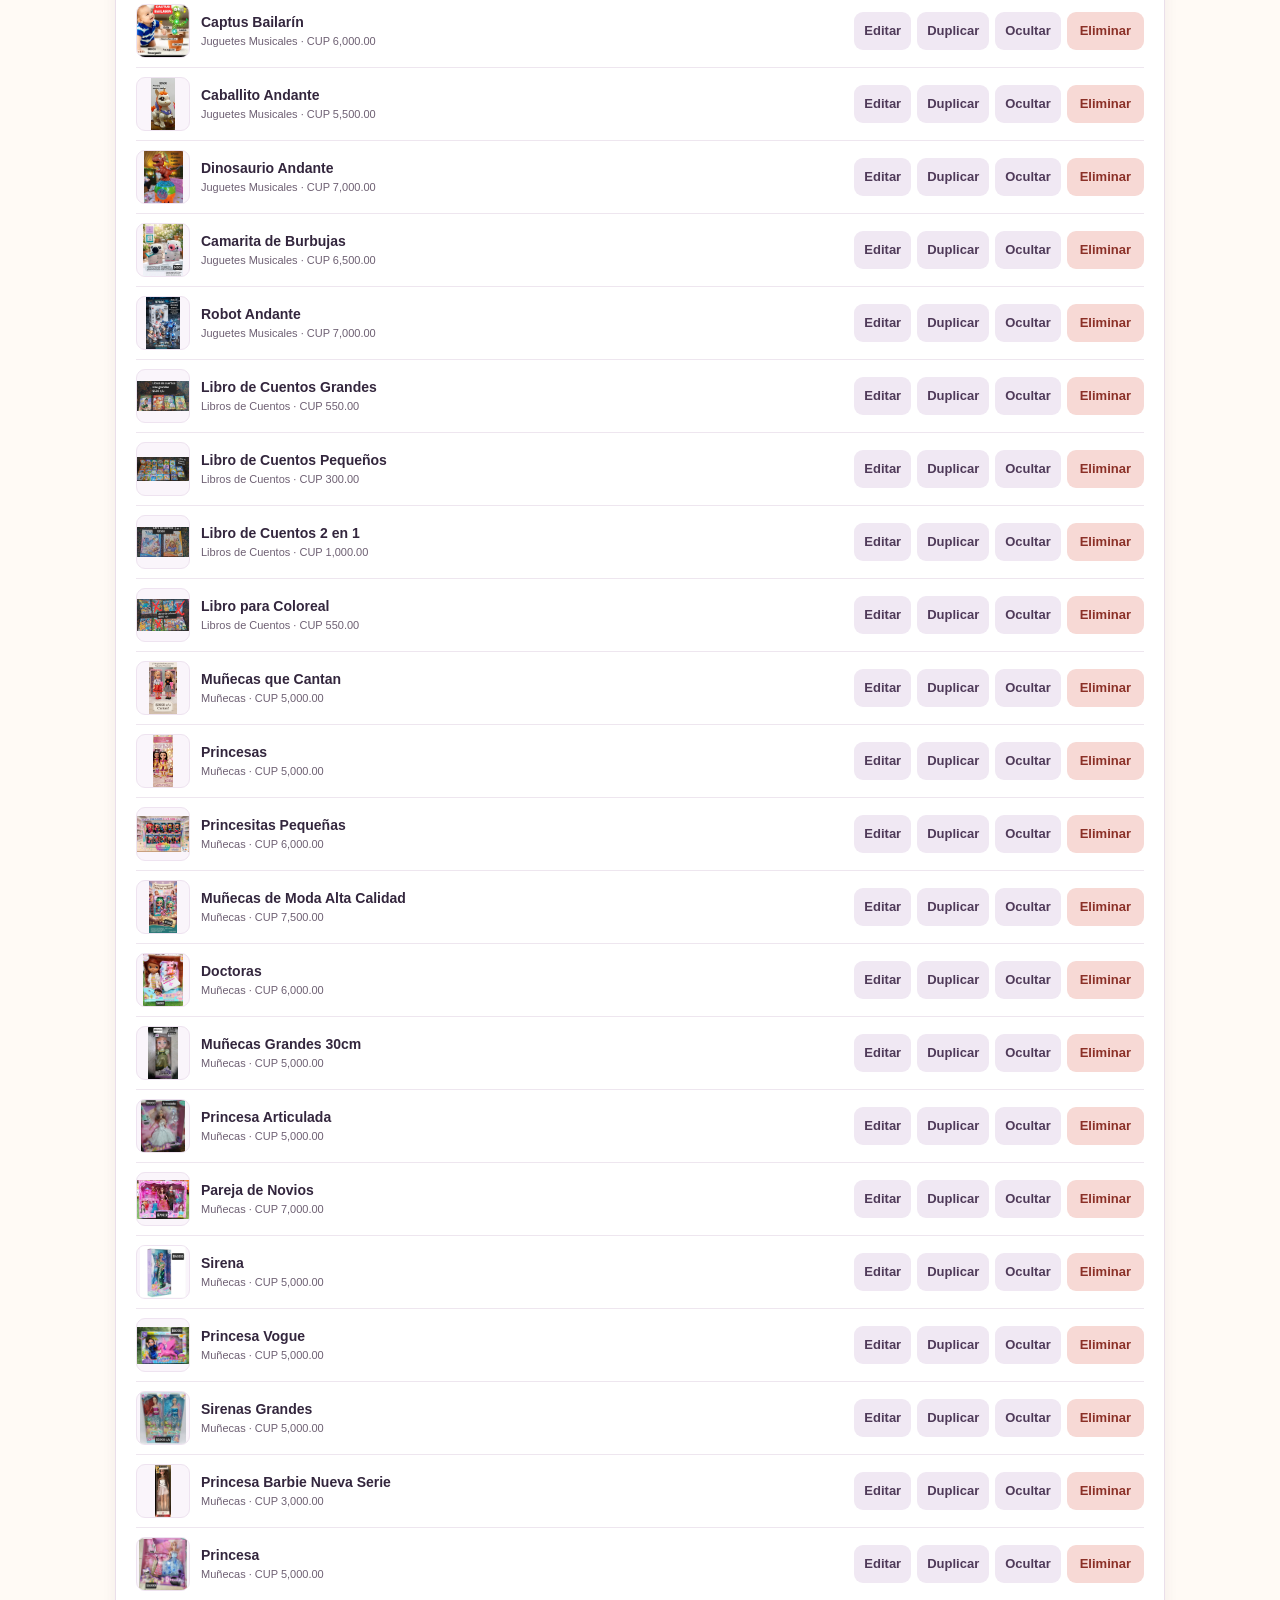
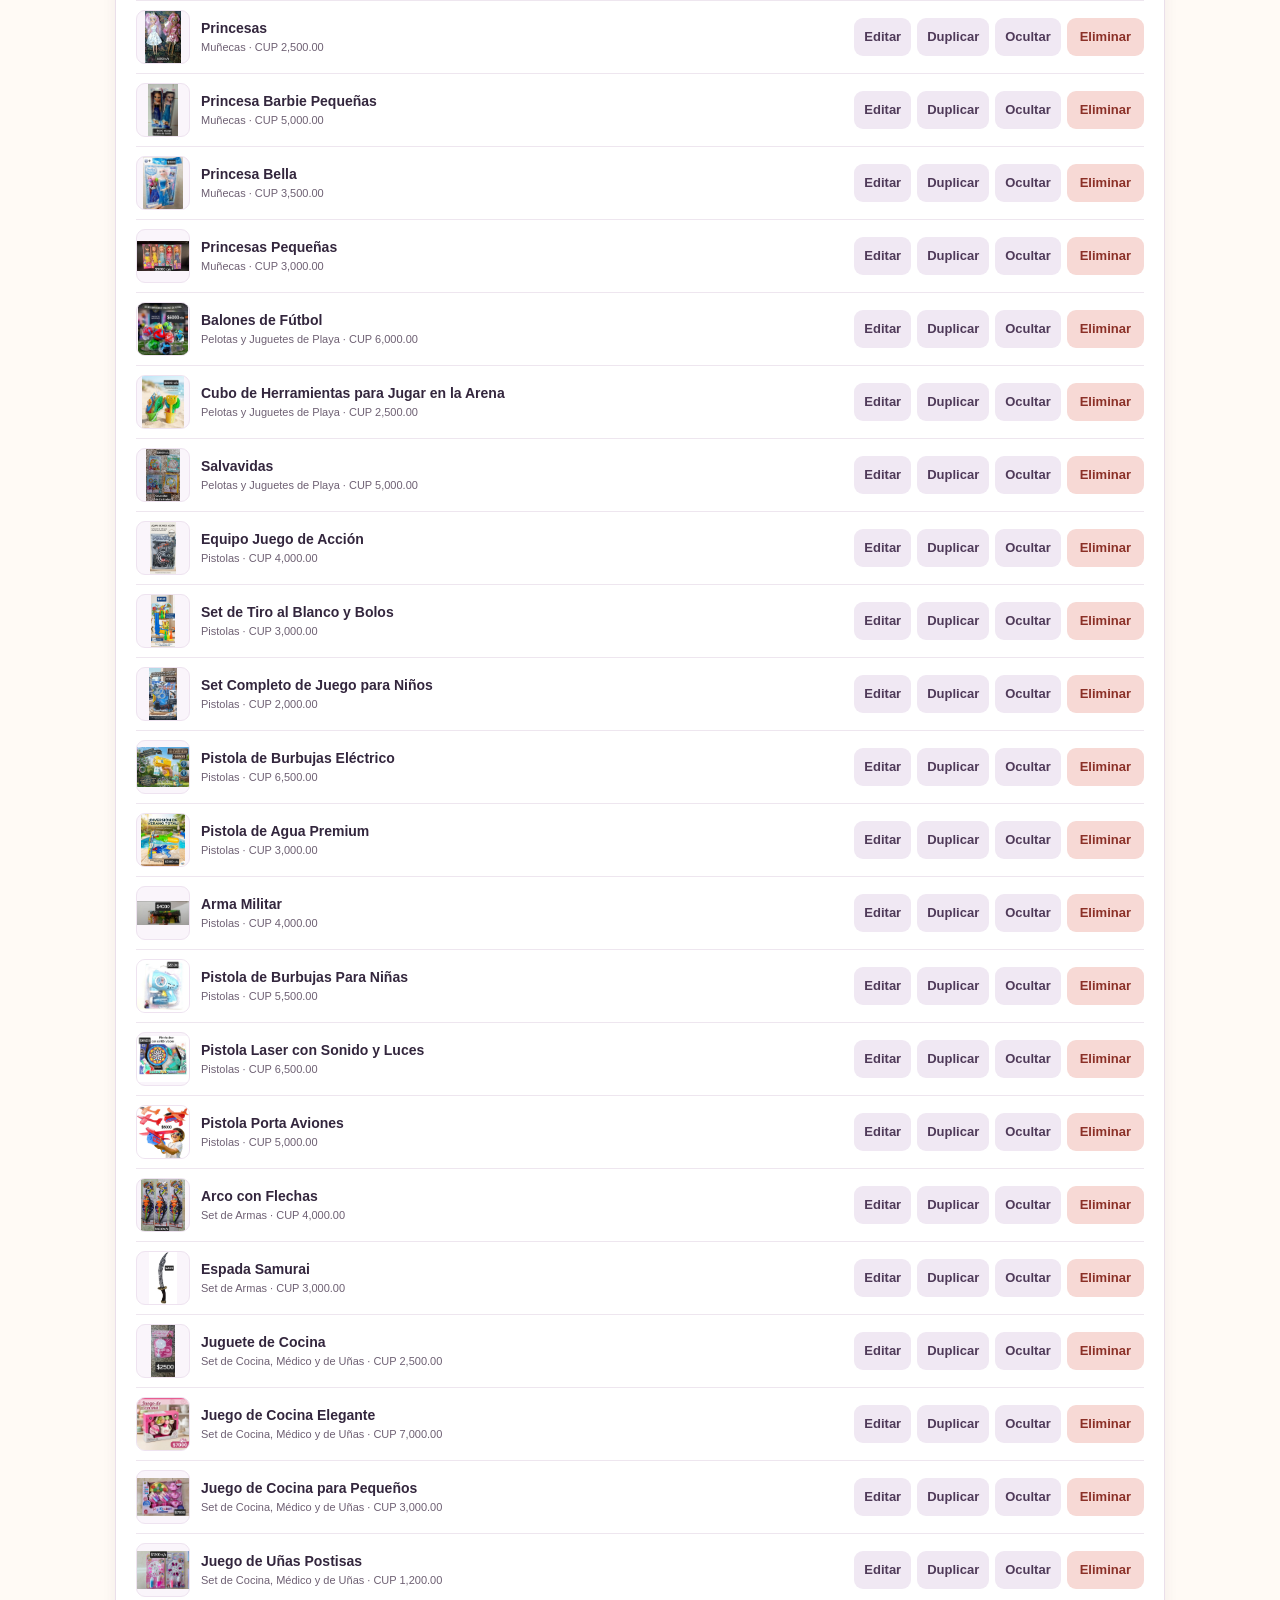
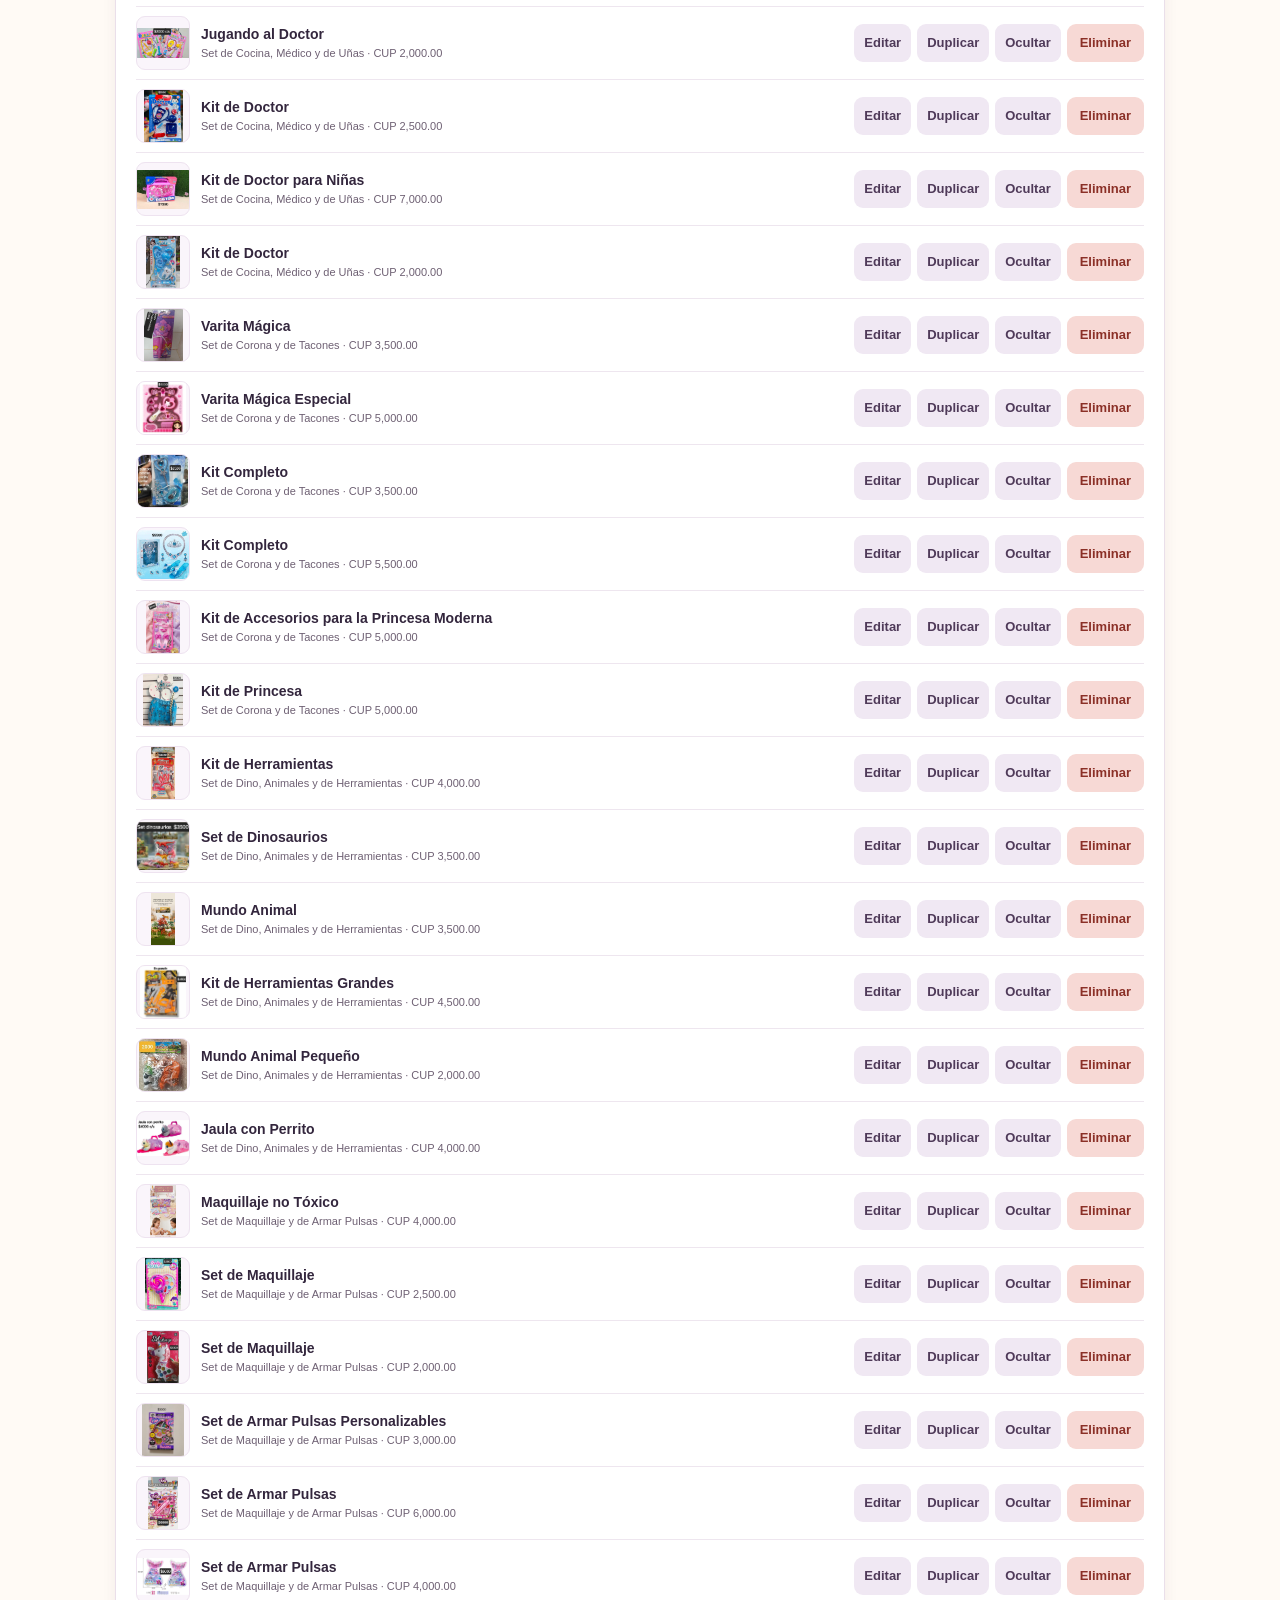
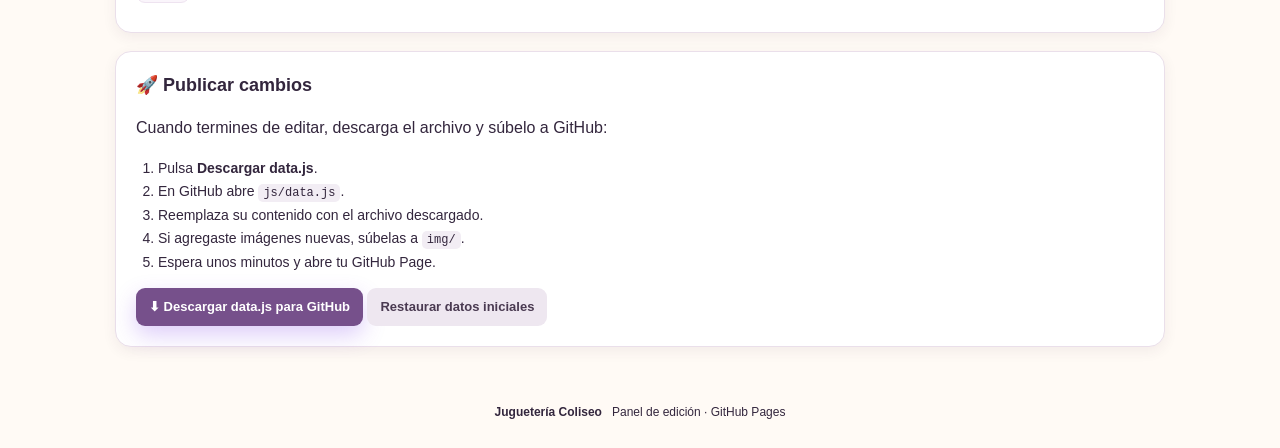
<file: admin.html>
<!doctype html>
<html lang="es">
<head>
<meta charset="utf-8"><meta name="viewport" content="width=device-width,initial-scale=1">
<title>Panel de edición | Juguetería Coliseo</title>
<link rel="stylesheet" href="css/styles.css">
<style id="admin-v2-style">
  /* Panel administrativo V2: independiente del diseño público */
  .admin-page {
    margin: 0;
    background: #fffaf5;
    color: #33263d;
    font-family: Arial, Helvetica, sans-serif;
  }
  .admin-page * { box-sizing: border-box; }
  .admin-page .site-header {
    min-height: 68px;
    padding: 10px 24px;
    display: flex;
    align-items: center;
    justify-content: space-between;
    gap: 16px;
  }
  .admin-page .logo {
    display: flex;
    align-items: center;
    gap: 10px;
    text-decoration: none;
  }
  .admin-page .logo-icon {
    width: 42px;
    height: 42px;
    display: grid;
    place-items: center;
    font-size: 25px;
    line-height: 1;
    flex: 0 0 42px;
  }
  .admin-page .logo b { display: block; font-size: 18px; line-height: 1.1; }
  .admin-page .logo small { display: block; font-size: 12px; margin-top: 2px; }
  .admin-page .site-header nav a {
    font-size: 14px;
    text-decoration: none;
    font-weight: 700;
  }

  .admin-page .admin-main {
    width: min(1050px, calc(100% - 28px));
    margin: 22px auto 36px;
  }
  .admin-page .admin-notice {
    margin-bottom: 16px;
    padding: 12px 15px;
    border-radius: 12px;
    background: #fff1bf;
    border: 1px solid #efd98b;
    font-size: 14px;
    line-height: 1.5;
  }
  .admin-page .message {
    min-height: 0;
    margin: 0 0 12px;
    padding: 0;
    font-size: 14px;
    font-weight: 700;
  }
  .admin-page .message:not(:empty) {
    padding: 10px 12px;
    border-radius: 9px;
    background: #e8f8ed;
  }
  .admin-page .message.error {
    background: #ffe8e5;
  }

  .admin-page .editor-card {
    margin: 0 0 18px;
    padding: 20px;
    border-radius: 16px;
    background: #fff;
    border: 1px solid #eadfea;
    box-shadow: 0 4px 14px rgba(70, 45, 75, .07);
  }
  .admin-page .editor-card h1 {
    margin: 0 0 18px;
    font-size: 23px;
  }
  .admin-page .editor-card h2 {
    margin: 0 0 14px;
    font-size: 18px;
  }
  .admin-page .form-grid {
    display: grid;
    grid-template-columns: repeat(2, minmax(0, 1fr));
    gap: 13px 16px;
  }
  .admin-page label {
    display: flex;
    flex-direction: column;
    gap: 6px;
    font-size: 13px;
    font-weight: 700;
  }
  .admin-page input,
  .admin-page select {
    width: 100%;
    min-height: 40px;
    padding: 9px 11px;
    border: 1px solid #d9ccdc;
    border-radius: 9px;
    background: #fff;
    color: #33263d;
    font: inherit;
    font-weight: 400;
    outline: none;
  }
  .admin-page input:focus,
  .admin-page select:focus {
    border-color: #9a68b0;
    box-shadow: 0 0 0 3px rgba(154,104,176,.12);
  }
  .admin-page small {
    font-size: 11px;
    font-weight: 400;
    line-height: 1.35;
  }
  .admin-page .inline-form {
    display: flex;
    gap: 10px;
    align-items: center;
    margin-bottom: 13px;
  }
  .admin-page .inline-form input { flex: 1; }

  .admin-page button {
    min-height: 38px;
    padding: 8px 13px;
    border: 0;
    border-radius: 9px;
    cursor: pointer;
    font: inherit;
    font-size: 13px;
    font-weight: 700;
  }
  .admin-page .btn-primary {
    background: #76508b;
    color: #fff;
  }
  .admin-page .btn-secondary {
    background: #eee7f0;
    color: #4a3a51;
  }
  .admin-page button:hover { filter: brightness(.97); }
  .admin-page button.danger {
    background: #f7d9d5;
    color: #8b3027;
  }
  .admin-page button.mini {
    min-height: 34px;
    padding: 6px 10px;
    background: #f0e8f3;
    color: #4f3a59;
  }

  .admin-page .admin-list {
    list-style: none;
    padding: 0;
    margin: 0;
  }
  .admin-page .admin-list > li {
    min-height: 48px;
    padding: 9px 0;
    display: flex;
    align-items: center;
    justify-content: space-between;
    gap: 12px;
    border-bottom: 1px solid #eee6ef;
  }
  .admin-page .admin-list > li:last-child { border-bottom: 0; }
  .admin-page .admin-list .row-actions {
    display: flex;
    flex-wrap: wrap;
    justify-content: flex-end;
    gap: 6px;
  }
  .admin-page .product-admin-list > li { align-items: center; }
  .admin-page .admin-product-info {
    min-width: 0;
    display: flex;
    align-items: center;
    gap: 11px;
  }
  .admin-page .admin-product-info img {
    width: 54px;
    height: 54px;
    flex: 0 0 54px;
    object-fit: contain;
    border-radius: 9px;
    background: #faf5fb;
    border: 1px solid #eee3f0;
  }
  .admin-page .admin-product-info div {
    min-width: 0;
  }
  .admin-page .admin-product-info strong {
    display: block;
    font-size: 14px;
    line-height: 1.3;
  }
  .admin-page .admin-product-info small {
    display: block;
    margin-top: 3px;
    color: #6e6073;
  }
  .admin-page .inactive { opacity: .58; }
  .admin-page .check-label {
    flex-direction: row;
    align-items: center;
    gap: 8px;
    font-weight: 600;
  }
  .admin-page .check-label input {
    width: 17px;
    min-height: 17px;
    padding: 0;
  }
  .admin-page .form-buttons {
    display: flex;
    align-items: center;
    gap: 8px;
  }
  .admin-page .muted {
    margin-top: -5px;
    color: #756979;
    font-size: 13px;
  }
  .admin-page .publish-card ol {
    padding-left: 22px;
    line-height: 1.65;
    font-size: 14px;
  }
  .admin-page .publish-card code,
  .admin-page .admin-notice code {
    padding: 2px 5px;
    border-radius: 5px;
    background: #f2edf4;
    font-size: 12px;
  }
  .admin-page footer {
    padding: 20px 15px 28px;
    display: flex;
    justify-content: center;
    gap: 10px;
    flex-wrap: wrap;
    font-size: 12px;
  }

  @media (max-width: 700px) {
    .admin-page .site-header {
      padding: 10px 14px;
    }
    .admin-page .admin-main {
      width: min(100% - 18px, 1050px);
      margin-top: 12px;
    }
    .admin-page .editor-card { padding: 15px; }
    .admin-page .form-grid { grid-template-columns: 1fr; }
    .admin-page .inline-form {
      align-items: stretch;
      flex-direction: column;
    }
    .admin-page .inline-form button { width: 100%; }
    .admin-page .admin-list > li {
      align-items: flex-start;
      flex-direction: column;
    }
    .admin-page .admin-list .row-actions {
      width: 100%;
      justify-content: flex-start;
    }
    .admin-page .admin-product-info { width: 100%; }
    .admin-page .form-buttons {
      flex-wrap: wrap;
    }
  }
</style>

</head>
<body class="admin-page">
<header class="site-header">
  <a class="logo" href="index.html"><span class="logo-icon">🧸</span><span><b>Juguetería Coliseo</b><small>Panel de edición</small></span></a>
  <nav><a href="index.html">← Ver catálogo</a></nav>
</header>

<main class="admin-main">
  
    <section class="editor-card">
    <h1>⚙ Panel de edición</h1>
    <h2>Datos del negocio</h2>
    <div class="form-grid">
      <label>Nombre<input id="siteName"></label>
      <label>Lema<input id="tagline"></label>
      <label>Dirección<input id="direccion"></label>
      <label>Móvil 1<input id="telefono1"></label>
      <label>Móvil 2<input id="telefono2"></label>
      <label>WhatsApp (solo números)<input id="whatsapp"></label>
      <label>Horario<input id="horario"></label>
      <label>Facebook<input id="facebook" placeholder="https://facebook.com/..."></label>
      <label>Instagram<input id="instagram" placeholder="https://instagram.com/..."></label>
      <label>Google Maps<input id="mapa" placeholder="https://maps.google.com/..."></label>
    </div>
    <button id="saveSite" class="btn-primary">Guardar datos del negocio</button>
  </section>

  <section class="editor-card">
    <h2>🏷️ Categorías</h2>
    <form id="categoryForm" class="inline-form">
      <input id="newCategory" placeholder="Ej.: Juguetes para Bebés" required>
      <button class="btn-primary">+ Agregar categoría</button>
    </form>
    <ul id="categoryList" class="admin-list"></ul>
  </section>

  <section class="editor-card">
    <h2 id="formTitle">➕ Agregar producto</h2>
    <form id="productForm" class="form-grid">
      <label>Nombre del producto<input id="pNombre" placeholder="Oso de Peluche" required></label>
      <label>Precio<input id="pPrecio" type="number" min="0" step="0.01" placeholder="1250" required></label>
      <label>Categoría<select id="pCategoria" required></select></label>
      <label>Ruta de imagen<input id="pImagen" placeholder="img/oso.jpg" required><small>Ejemplo: img/oso.jpg</small></label>
      <label class="file-label">Seleccionar imagen para conocer el nombre del archivo<input id="pImagenFile" type="file" accept="image/*"><small>La selección no copia automáticamente la imagen al repositorio; súbela a <code>img/</code> en GitHub.</small></label>
      <label>Descripción<input id="pDescripcion" placeholder="Descripción breve del juguete"></label>
      <label class="check-label"><input id="pActivo" type="checkbox" checked> Mostrar producto en el catálogo</label>
      <div class="form-buttons"><button id="saveProductText" class="btn-primary" type="submit">Agregar producto</button><button id="cancelEdit" class="btn-secondary" type="button" hidden>Cancelar edición</button></div>
    </form>
  </section>

  <section class="editor-card">
    <h2>🧸 Productos actuales</h2>
    <p class="muted">Puedes editar, duplicar, ocultar o eliminar productos.</p>
    <ul id="productList" class="admin-list product-admin-list"></ul>
  </section>

  <section class="editor-card publish-card">
    <h2>🚀 Publicar cambios</h2>
    <p>Cuando termines de editar, descarga el archivo y súbelo a GitHub:</p>
    <ol><li>Pulsa <b>Descargar data.js</b>.</li><li>En GitHub abre <code>js/data.js</code>.</li><li>Reemplaza su contenido con el archivo descargado.</li><li>Si agregaste imágenes nuevas, súbelas a <code>img/</code>.</li><li>Espera unos minutos y abre tu GitHub Page.</li></ol>
    <button id="download" class="btn-primary">⬇ Descargar data.js para GitHub</button>
    <button id="clearLocal" class="btn-secondary">Restaurar datos iniciales</button>
  </section>
</main>
<footer><b>Juguetería Coliseo</b><span>Panel de edición · GitHub Pages</span></footer>
<script src="js/data.js"></script><script src="js/admin.js"></script>
</body>
</html>
</file>
<file: css/styles.css>
:root{--purple:#7c3aed;--purple-dark:#5421a8;--purple-soft:#ede9fe;--coral:#ff5f7e;--coral-dark:#e84162;--turquoise:#19c6bd;--yellow:#ffd84d;--cream:#fffaf2;--ink:#26213a;--muted:#716b80;--white:#fff;--line:#eee8f4;--shadow:0 16px 40px rgba(64,39,100,.11)}*{box-sizing:border-box}html{scroll-behavior:smooth}body{margin:0;color:var(--ink);background:var(--cream);font-family:Inter,ui-sans-serif,system-ui,-apple-system,BlinkMacSystemFont,"Segoe UI",sans-serif;line-height:1.55}a{color:inherit;text-decoration:none}button,input,select{font:inherit}.container{width:min(1160px,calc(100% - 36px));margin:auto}.site-header{position:sticky;top:0;z-index:100;background:rgba(255,250,242,.94);backdrop-filter:blur(14px);border-bottom:1px solid rgba(124,58,237,.08)}.top-ribbon{min-height:32px;display:grid;place-items:center;padding:5px 16px;color:#fff;background:var(--purple);font-size:.78rem;font-weight:800;letter-spacing:.04em}.nav-wrap{min-height:76px;display:flex;align-items:center;gap:24px}.brand{display:flex;align-items:center;gap:11px;min-width:max-content}.brand-mark{width:46px;height:46px;display:grid;place-items:center;border-radius:15px;background:var(--yellow);box-shadow:0 7px 0 #f0bd20;font-size:1.55rem;transform:rotate(-4deg)}.brand-copy{display:grid;gap:0}.brand-copy strong{font-size:1.12rem;line-height:1.1;font-weight:900;color:var(--purple-dark)}.brand-copy small{color:var(--muted);font-size:.73rem;font-weight:700}.main-nav{display:flex;justify-content:center;align-items:center;gap:25px;margin-left:auto}.main-nav a{font-size:.9rem;font-weight:800;color:#514b62;transition:.2s}.main-nav a:hover{color:var(--purple)}.nav-whatsapp{display:inline-flex;align-items:center;gap:7px;padding:11px 16px;border-radius:999px;color:#fff;background:var(--coral);box-shadow:0 7px 18px rgba(255,95,126,.24);font-size:.86rem;font-weight:900;transition:.2s}.nav-whatsapp:hover{transform:translateY(-2px);background:var(--coral-dark)}.hero{position:relative;overflow:hidden;min-height:590px;display:flex;align-items:center;background:radial-gradient(circle at 78% 20%,rgba(255,216,77,.78) 0 7%,transparent 7.2%),radial-gradient(circle at 92% 78%,rgba(25,198,189,.26) 0 13%,transparent 13.2%),linear-gradient(135deg,#f0eaff 0%,#fff8f0 56%,#ffe8ef 100%)}.hero:before{content:"";position:absolute;width:650px;height:650px;right:-210px;top:-230px;border-radius:50%;background:rgba(124,58,237,.12)}.hero:after{content:"";position:absolute;width:340px;height:340px;left:-150px;bottom:-210px;border-radius:50%;background:rgba(25,198,189,.15)}.hero-shape{position:absolute;border-radius:50%}.hero-shape-one{width:22px;height:22px;left:9%;top:24%;background:var(--coral);box-shadow:75px 170px 0 var(--yellow),-30px 265px 0 var(--purple)}.hero-shape-two{width:15px;height:15px;right:34%;bottom:14%;background:var(--turquoise);box-shadow:80px -85px 0 var(--coral)}.hero-stars{position:absolute;right:8%;top:18%;color:var(--yellow);font-size:1.5rem;letter-spacing:7px;transform:rotate(9deg)}.hero-grid{position:relative;z-index:2;display:grid;grid-template-columns:1.05fr .95fr;align-items:center;gap:55px;padding:72px 0}.eyebrow,.section-kicker{display:inline-block;color:var(--purple);font-size:.76rem;font-weight:950;letter-spacing:.14em}.hero-copy h1{max-width:650px;margin:10px 0 17px;font-size:clamp(2.7rem,6vw,5.25rem);line-height:.98;letter-spacing:-.055em;font-weight:950;color:var(--purple-dark)}.hero-copy p{max-width:590px;margin:0;color:#655e74;font-size:1.08rem}.hero-actions{display:flex;flex-wrap:wrap;gap:12px;margin-top:30px}.btn{min-height:48px;display:inline-flex;align-items:center;justify-content:center;gap:8px;padding:12px 20px;border-radius:15px;border:2px solid transparent;font-weight:900;font-size:.9rem;transition:.2s;cursor:pointer}.btn:hover{transform:translateY(-2px)}.btn-primary{color:#fff;background:var(--purple);box-shadow:0 9px 22px rgba(124,58,237,.25)}.btn-primary:hover{background:var(--purple-dark)}.btn-light{color:var(--purple-dark);background:#fff;box-shadow:0 8px 20px rgba(75,47,100,.1)}.btn-outline{color:var(--purple);background:transparent;border-color:#cfc1e9}.btn.small{min-height:42px;padding:9px 16px}.hero-trust{display:flex;flex-wrap:wrap;gap:16px;margin-top:25px;color:#665f76;font-size:.83rem;font-weight:800}.hero-art{position:relative;min-height:420px;display:grid;place-items:center}.blob{position:absolute;width:min(410px,80vw);aspect-ratio:1;border-radius:44% 56% 62% 38%/44% 39% 61% 56%;background:linear-gradient(145deg,var(--purple),#9d73f4);transform:rotate(-7deg);box-shadow:0 30px 65px rgba(89,50,152,.24)}.toy{position:absolute;z-index:2;display:grid;place-items:center;border-radius:28px;box-shadow:0 17px 30px rgba(45,25,73,.18)}.toy-bear{width:170px;height:170px;font-size:7.3rem;background:#ffd7a8;transform:rotate(-6deg) translate(-35px,-8px)}.toy-car{width:110px;height:95px;font-size:4rem;background:#ffb7c8;transform:rotate(9deg) translate(130px,82px)}.toy-ball{width:92px;height:92px;font-size:3.5rem;background:var(--yellow);transform:translate(-140px,130px) rotate(-8deg)}.toy-block{width:82px;height:82px;font-size:3rem;background:var(--turquoise);transform:translate(118px,-90px) rotate(12deg)}.floating-card{position:absolute;z-index:4;display:grid;gap:1px;min-width:112px;padding:11px 14px;border-radius:17px;background:#fff;box-shadow:var(--shadow);text-align:center;font-size:1.4rem}.floating-card span{color:var(--ink);font-size:.72rem;font-weight:900}.card-a{right:0;top:50px;transform:rotate(7deg)}.card-b{left:5px;bottom:40px;transform:rotate(-8deg)}.section{padding:85px 0}.categories-section{background:#fff}.section-heading{display:flex;align-items:end;justify-content:space-between;gap:25px;margin-bottom:30px}.section-heading h2{margin:5px 0 0;font-size:clamp(1.9rem,4vw,3rem);line-height:1.05;letter-spacing:-.04em;color:var(--ink)}.section-heading p{max-width:390px;margin:0;color:var(--muted);font-size:.92rem}.category-grid{display:grid;grid-template-columns:repeat(4,1fr);gap:13px}.category-pill{min-height:76px;display:flex;align-items:center;gap:10px;padding:14px 17px;border:1px solid #eee6f7;border-radius:20px;background:#fbf9fe;color:#4b455a;text-align:left;font-weight:850;font-size:.88rem;cursor:pointer;box-shadow:0 5px 15px rgba(69,38,100,.04);transition:.2s}.category-pill span{width:40px;height:40px;flex:0 0 40px;display:grid;place-items:center;border-radius:13px;background:var(--purple-soft);font-size:1.3rem}.category-pill:hover,.category-pill.active{color:#fff;background:var(--purple);border-color:var(--purple);transform:translateY(-3px);box-shadow:0 12px 25px rgba(124,58,237,.2)}.category-pill:hover span,.category-pill.active span{background:rgba(255,255,255,.2)}.catalog-section{background:var(--cream)}.catalog-top{display:flex;justify-content:space-between;align-items:end;gap:25px}.section-heading.compact{margin-bottom:0}.catalog-tools{display:flex;gap:10px}.search-box,.select-box{height:48px;display:flex;align-items:center;gap:9px;padding:0 13px;border:1px solid #e7deef;border-radius:15px;background:#fff;box-shadow:0 5px 16px rgba(69,38,100,.05)}.search-box{width:245px}.select-box{min-width:190px}.search-box input,.select-box select{width:100%;border:0;outline:0;background:transparent;color:var(--ink);font-weight:700}.search-box input::placeholder{color:#aaa3b2}.catalog-meta{display:flex;justify-content:space-between;gap:15px;margin:18px 0 25px;color:var(--muted);font-size:.78rem;font-weight:800}.products-grid{display:grid;grid-template-columns:repeat(4,1fr);gap:20px}.product-card{overflow:hidden;display:flex;flex-direction:column;min-width:0;border:1px solid #eee5f2;border-radius:24px;background:#fff;box-shadow:0 10px 28px rgba(69,38,100,.07);transition:.25s}.product-card:hover{transform:translateY(-7px);box-shadow:0 20px 40px rgba(69,38,100,.14)}.product-card>img{width:100%;height:220px;display:block;object-fit:contain;padding:17px;background:radial-gradient(circle at 25% 25%,rgba(255,216,77,.3),transparent 28%),linear-gradient(135deg,#f4efff,#fff1f5)}.product-body{display:flex;flex-direction:column;flex:1;padding:18px}.product-category{align-self:flex-start;margin-bottom:8px;padding:5px 9px;border-radius:999px;color:var(--purple);background:var(--purple-soft);font-size:.66rem;font-weight:950}.product-body h3{margin:0;color:var(--ink);font-size:1.12rem;line-height:1.2}.product-body p{min-height:43px;margin:8px 0 17px;color:var(--muted);font-size:.8rem}.product-bottom{display:flex;align-items:center;justify-content:space-between;gap:10px;margin-top:auto}.product-bottom strong{color:var(--purple-dark);font-size:1rem;font-weight:950}.btn-whatsapp{display:inline-flex;align-items:center;justify-content:center;padding:8px 11px;border-radius:11px;color:#fff;background:var(--coral);font-size:.73rem;font-weight:950}.btn-whatsapp:before{content:"💬";margin-right:5px}.catalog-note{display:flex;align-items:center;gap:16px;margin-top:35px;padding:18px 20px;border-radius:20px;background:var(--purple-dark);color:#fff;box-shadow:0 16px 35px rgba(84,33,168,.18)}.note-icon{width:48px;height:48px;flex:0 0 48px;display:grid;place-items:center;border-radius:15px;background:rgba(255,255,255,.14);font-size:1.3rem}.catalog-note strong{display:block;font-size:.95rem}.catalog-note p{margin:2px 0 0;color:rgba(255,255,255,.76);font-size:.77rem}.catalog-note .btn{margin-left:auto;color:var(--purple-dark);background:var(--yellow)}.about-strip{padding:26px 0;background:var(--yellow)}.about-grid{display:grid;grid-template-columns:repeat(3,1fr);gap:18px}.about-item{display:flex;align-items:center;justify-content:center;gap:13px}.about-item>span{font-size:1.8rem}.about-item div{display:grid}.about-item strong{color:var(--purple-dark);font-size:.9rem}.about-item small{color:#655b42;font-size:.72rem}.contact-section{background:#fff}.contact-grid{display:grid;grid-template-columns:1.25fr .75fr;gap:25px}.contact-card,.social-card{position:relative;overflow:hidden;border-radius:28px}.contact-main{padding:38px;background:#f3edff}.contact-main h2{max-width:560px;margin:5px 0 11px;font-size:clamp(1.9rem,4vw,3rem);line-height:1.05;letter-spacing:-.04em}.contact-main>p{max-width:650px;margin:0;color:var(--muted)}.contact-list{display:grid;gap:15px;margin-top:28px}.contact-row{display:flex;align-items:center;gap:13px}.contact-icon{width:43px;height:43px;flex:0 0 43px;display:grid;place-items:center;border-radius:13px;background:#fff;font-size:1.05rem}.contact-row div{display:grid}.contact-row small{color:var(--muted);font-size:.69rem;font-weight:800}.contact-row strong{color:var(--ink);font-size:.83rem}.contact-actions{display:flex;flex-wrap:wrap;gap:10px;margin-top:27px}.social-card{padding:38px;color:#fff;background:linear-gradient(145deg,var(--coral),#ff8b75);box-shadow:0 17px 35px rgba(255,95,126,.17)}.social-card .section-kicker{color:#fff;opacity:.8}.social-icon{width:62px;height:62px;display:grid;place-items:center;margin-bottom:28px;border-radius:20px;background:rgba(255,255,255,.18);font-size:1.7rem}.social-card h3{margin:6px 0 10px;font-size:1.8rem;line-height:1.05}.social-card p{color:rgba(255,255,255,.83);font-size:.84rem}.social-decoration{position:absolute;right:22px;top:16px;font-size:3rem;opacity:.25}.social-links{display:grid;gap:9px;margin-top:25px}.social-links a{display:flex;align-items:center;gap:10px;padding:11px 13px;border-radius:13px;background:rgba(255,255,255,.14);font-size:.82rem;font-weight:900}.social-links span{width:25px;height:25px;display:grid;place-items:center;border-radius:8px;background:#fff;color:var(--coral);font-weight:950}.site-footer{padding:25px 0;background:#24183a;color:rgba(255,255,255,.78)}.footer-grid{display:grid;grid-template-columns:1fr auto auto;align-items:center;gap:25px}.footer-brand{display:flex;align-items:center;gap:11px}.footer-brand .brand-mark{width:38px;height:38px;box-shadow:0 5px 0 #d8ae1e;font-size:1.2rem}.footer-brand div{display:grid}.footer-brand strong{color:#fff;font-size:.9rem}.footer-brand small{color:rgba(255,255,255,.52);font-size:.67rem}.site-footer p{margin:0;font-size:.7rem}.back-top{width:38px;height:38px;display:grid;place-items:center;border-radius:12px;color:#fff;background:rgba(255,255,255,.1);font-weight:950}.products-grid:empty:after{content:"No encontramos juguetes con esos criterios. Prueba otra búsqueda o categoría. 💜";grid-column:1/-1;display:block;padding:45px 20px;border-radius:22px;color:var(--muted);background:#fff;text-align:center;font-weight:800}
@media(max-width:1050px){.products-grid{grid-template-columns:repeat(3,1fr)}.category-grid{grid-template-columns:repeat(3,1fr)}.hero-grid{gap:25px}}@media(max-width:850px){.main-nav{display:none}.nav-wrap{justify-content:space-between}.hero-grid{grid-template-columns:1fr;text-align:center}.hero-copy p{margin-left:auto;margin-right:auto}.hero-actions,.hero-trust{justify-content:center}.hero-art{min-height:330px;margin-top:-15px}.catalog-top{display:grid}.catalog-tools{width:100%}.search-box{flex:1}.contact-grid{grid-template-columns:1fr}.about-grid{grid-template-columns:1fr;gap:12px}}@media(max-width:650px){.container{width:min(100% - 24px,560px)}.top-ribbon{font-size:.66rem}.nav-wrap{min-height:68px}.brand-copy strong{font-size:.98rem}.brand-copy small{font-size:.63rem}.brand-mark{width:40px;height:40px;font-size:1.3rem}.nav-whatsapp{padding:9px 12px;font-size:.74rem}.hero-grid{padding:58px 0 35px}.hero-copy h1{font-size:clamp(2.45rem,13vw,4rem)}.hero-copy p{font-size:.94rem}.hero-art{min-height:285px;transform:scale(.82);margin:-20px -25px -25px}.section{padding:58px 0}.section-heading{display:block}.section-heading p{margin-top:10px}.category-grid{grid-template-columns:repeat(2,1fr)}.category-pill{min-height:65px;padding:10px;font-size:.75rem}.category-pill span{width:34px;height:34px;flex-basis:34px;font-size:1.05rem}.catalog-tools{display:grid}.search-box,.select-box{width:100%}.products-grid{grid-template-columns:repeat(2,1fr);gap:12px}.product-card{border-radius:18px}.product-card>img{height:170px;padding:10px}.product-body{padding:13px}.product-body h3{font-size:.92rem}.product-body p{min-height:37px;font-size:.7rem}.product-bottom{align-items:stretch;flex-direction:column}.product-bottom strong{font-size:.84rem}.btn-whatsapp{width:100%}.catalog-note{align-items:flex-start;flex-wrap:wrap}.catalog-note .btn{width:100%;margin-left:0}.contact-main,.social-card{padding:27px 22px}.footer-grid{grid-template-columns:1fr auto}.site-footer p{grid-column:1/-1;grid-row:2}}@media(max-width:390px){.products-grid{grid-template-columns:1fr}.product-card>img{height:220px}.category-grid{grid-template-columns:1fr}.hero-art{transform:scale(.7);margin-left:-50px;margin-right:-50px}}
</file>
